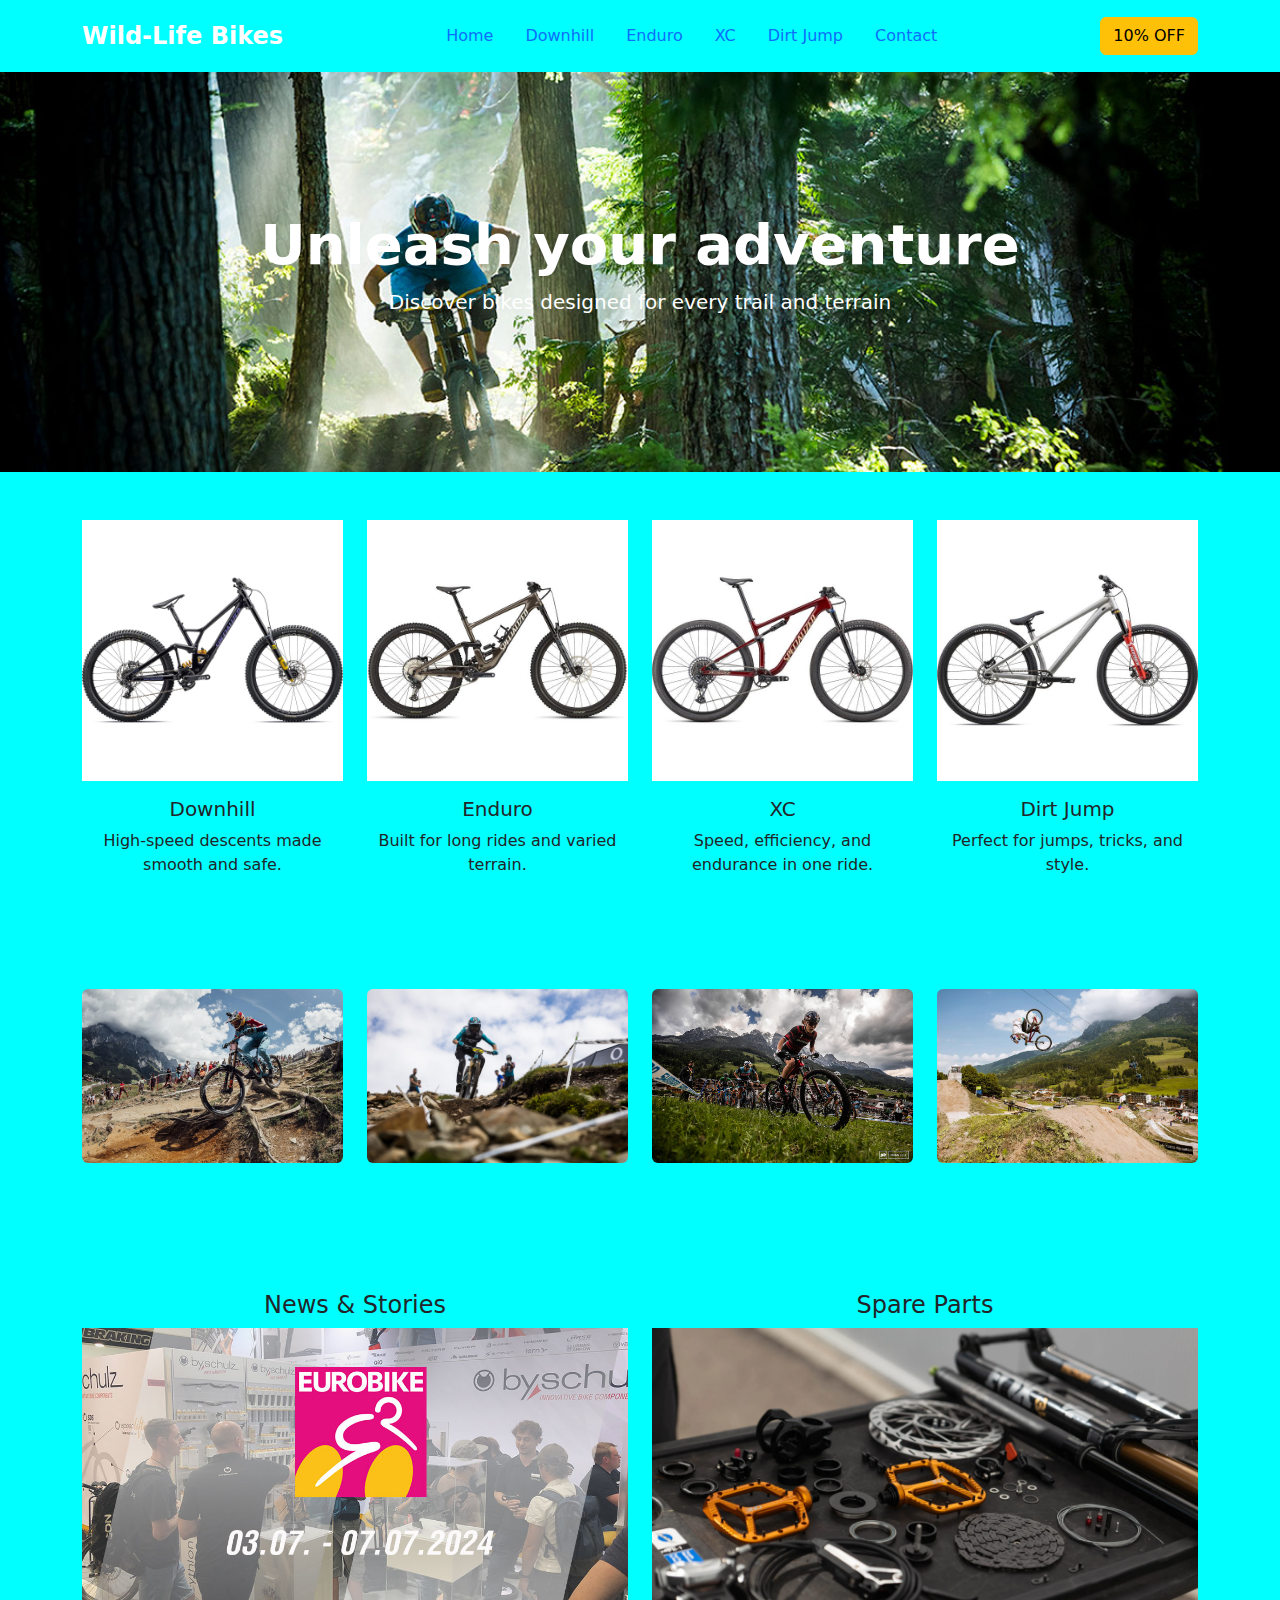
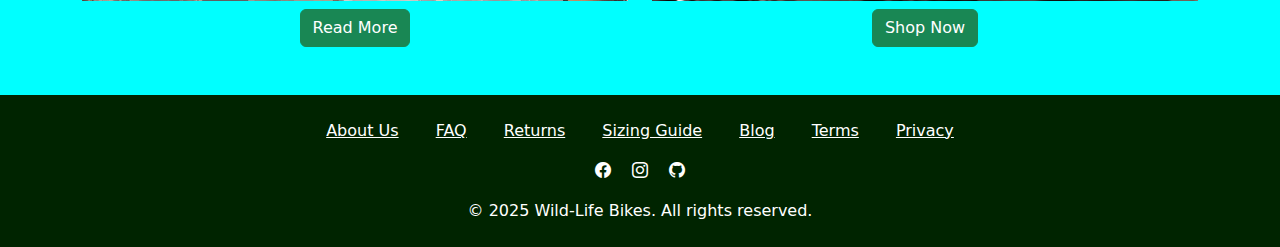
<file: index.html>
<!DOCTYPE html>
<html lang="en">
<head>
    <meta charset="UTF-8">
    <meta name="viewport" content="width=device-width, initial-scale=1.0">
    <link rel="stylesheet" href="https://cdn.jsdelivr.net/npm/bootstrap@5.3.5/dist/css/bootstrap.min.css">
    <link rel="stylesheet" href="https://cdn.jsdelivr.net/npm/bootstrap-icons@1.11.3/font/bootstrap-icons.css">
    <link rel="stylesheet" href="./css/styles.css">
    <title>Bit-1</title>
</head>
<body>
    <header class="custom-header text-white py-3">
  <div class="container d-flex justify-content-between align-items-center">
    <div class="logo fw-bold fs-4">Wild-Life Bikes</div>
    <nav>
        <ul class="nav">
        <li class="nav-item"><a class="nav-link custom-link" href="index.html">Home</a></li>
        <li class="nav-item"><a class="nav-link custom-link" href="downhill.html">Downhill</a></li>
        <li class="nav-item"><a class="nav-link custom-link" href="enduro.html">Enduro</a></li>
        <li class="nav-item"><a class="nav-link custom-link" href="xc.html">XC</a></li>
        <li class="nav-item"><a class="nav-link custom-link" href="dirtjump.html">Dirt Jump</a></li>
        <li class="nav-item"><a class="nav-link custom-link" href="contact.html">Contact</a></li>
        </ul>
      </nav>
      <button class="btn btn-warning" data-bs-toggle="modal" data-bs-target="#discountModal">10% OFF</button>
  </div>
</header>

<section class="hero text-white text-center d-flex align-items-center" style="background-image: url('./assets/hero.jpg'); height: 400px; background-size: cover; background-position: center;">
  <div class="container">
    <h1 class="display-4 fw-bold">Unleash your adventure</h1>
    <p class="lead">Discover bikes designed for every trail and terrain</p>
  </div>
</section>

<section class="container py-5">
  <div class="row text-center">
    <div class="col-md-3">
      <img src="./assets/bike1.png" class="img-fluid mb-3" alt="Downhill Bike">
      <h5>Downhill</h5>
      <p>High-speed descents made smooth and safe.</p>
    </div>
    <div class="col-md-3">
      <img src="./assets/bike2.png" class="img-fluid mb-3" alt="Enduro Bike">
      <h5>Enduro</h5>
      <p>Built for long rides and varied terrain.</p>
    </div>
    <div class="col-md-3">
      <img src="./assets/bike3.png" class="img-fluid mb-3" alt="XC Bike">
      <h5>XC</h5>
      <p>Speed, efficiency, and endurance in one ride.</p>
    </div>
    <div class="col-md-3">
      <img src="./assets/bike4.png" class="img-fluid mb-3" alt="Dirt Jump Bike">
      <h5>Dirt Jump</h5>
      <p>Perfect for jumps, tricks, and style.</p>
    </div>
  </div>
</section>

<section class="container my-5">
    <div class="row text-center">
      <div class="col-md-3 col-sm-6 mb-4">
        <img src="./assets/downhill-feature.png" alt="Downhill" class="img-fluid rounded mb-2">
        
      </div>
      <div class="col-md-3 col-sm-6 mb-4">
        <img src="./assets/enduro-feature.png" alt="Enduro" class="img-fluid rounded mb-2">
        
      </div>
      <div class="col-md-3 col-sm-6 mb-4">
        <img src="./assets/xc-feature.png" alt="XC" class="img-fluid rounded mb-2">
        
      </div>
      <div class="col-md-3 col-sm-6 mb-4">
        <img src="./assets/dirtjump-feature.png" alt="Dirt Jump" class="img-fluid rounded mb-2">
        
      </div>
    </div>
  </section>

<section class="container py-5">
  <div class="row text-center">
    <div class="col-md-6">
      <h4>News & Stories</h4>
      <img src="./assets/news.jpg" class="img-fluid mb-2" alt="News">
      <button class="btn btn-success">Read More</button>
    </div>
    <div class="col-md-6">
      <h4>Spare Parts</h4>
      <img src="./assets/parts.jpg" class="img-fluid mb-2" alt="Parts">
      <button class="btn btn-success">Shop Now</button>
    </div>
  </div>
</section>

<footer class="custom-footer text-white text-center py-4" style="background-color: #002400;">
    <div class="container">
      <!-- Navigation Links -->
      <div class="mb-3">
        <a href="about.html" class="text-white mx-3">About Us</a>
        <a href="faq.html" class="text-white mx-3">FAQ</a>
        <a href="returns.html" class="text-white mx-3">Returns</a>
        <a href="sizing.html" class="text-white mx-3">Sizing Guide</a>
        <a href="blog.html" class="text-white mx-3">Blog</a>
        <a href="terms.html" class="text-white mx-3">Terms</a>
        <a href="privacy.html" class="text-white mx-3">Privacy</a>
      </div>
  
      <!-- Social Icons -->
      <div class="mb-3">
        <a href="https://www.facebook.com/nicholas.wells.90" class="text-white mx-2" target="_blank"><i class="bi bi-facebook"></i></a>
        <a href="https://www.instagram.com/wellsrpo/" class="text-white mx-2" target="_blank"><i class="bi bi-instagram"></i></a>
        <a href="https://github.com/NickWellsR" class="text-white mx-2" target="_blank"><i class="bi bi-github"></i></a>
      </div>
  
      <!-- Copyright -->
      <p class="mb-0">&copy; 2025 Wild-Life Bikes. All rights reserved.</p>
    </div>
  </footer>

<div class="modal fade" id="discountModal" tabindex="-1" aria-labelledby="discountModalLabel" aria-hidden="true">
    <div class="modal-dialog">
      <div class="modal-content">
        <form id="discountForm">
          <div class="modal-header">
            <h5 class="modal-title" id="discountModalLabel">Get 10% OFF</h5>
            <button type="button" class="btn-close" data-bs-dismiss="modal" aria-label="Close"></button>
          </div>
          <div class="modal-body">
            <p>Enter your name and email to receive your discount code:</p>
            <div class="mb-3">
              <label for="discountName" class="form-label">Name</label>
              <input type="text" class="form-control" id="discountName" required>
            </div>
            <div class="mb-3">
              <label for="discountEmail" class="form-label">Email</label>
              <input type="email" class="form-control" id="discountEmail" required>
            </div>
          </div>
          <div class="modal-footer">
            <button type="submit" class="btn btn-success">Claim Discount</button>
          </div>
        </form>
      </div>
    </div>
  </div>
  
    <script src="https://cdn.jsdelivr.net/npm/bootstrap@5.3.5/dist/js/bootstrap.bundle.min.js"></script>
    <script src="./js/script.js"></script>
</body>
</html>
</file>
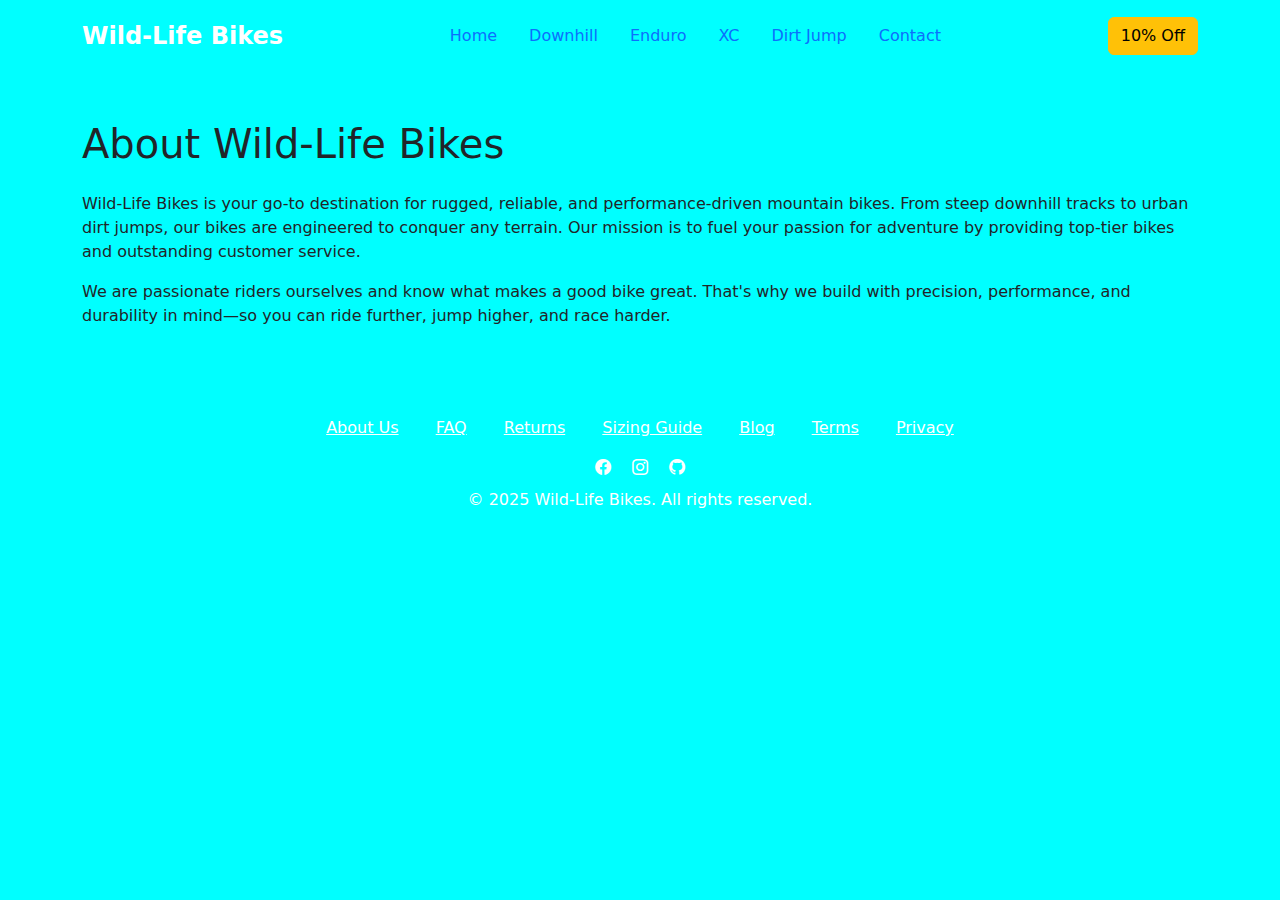
<file: about.html>
<!DOCTYPE html>
<html lang="en">
<head>
  <meta charset="UTF-8" />
  <meta name="viewport" content="width=device-width, initial-scale=1.0" />
  <link rel="stylesheet" href="https://cdn.jsdelivr.net/npm/bootstrap@5.3.5/dist/css/bootstrap.min.css" />
  <link rel="stylesheet" href="https://cdn.jsdelivr.net/npm/bootstrap-icons@1.11.3/font/bootstrap-icons.css" />
  <link rel="stylesheet" href="./css/styles.css" />
  <title>About Us - Wild-Life Bikes</title>
</head>
<body>
  <header class="custom-header text-white py-3">
    <div class="container d-flex justify-content-between align-items-center">
      <div class="logo fw-bold fs-4">Wild-Life Bikes</div>
      <nav>
        <ul class="nav">
          <li class="nav-item"><a class="nav-link custom-link" href="index.html">Home</a></li>
          <li class="nav-item"><a class="nav-link custom-link" href="downhill.html">Downhill</a></li>
          <li class="nav-item"><a class="nav-link custom-link" href="enduro.html">Enduro</a></li>
          <li class="nav-item"><a class="nav-link custom-link" href="xc.html">XC</a></li>
          <li class="nav-item"><a class="nav-link custom-link" href="dirtjump.html">Dirt Jump</a></li>
          <li class="nav-item"><a class="nav-link custom-link" href="contact.html">Contact</a></li>
        </ul>
      </nav>
      <button class="btn btn-warning" data-bs-toggle="modal" data-bs-target="#discountModal">10% Off</button>
    </div>
  </header>

  <main class="container py-5">
    <h1 class="mb-4">About Wild-Life Bikes</h1>
    <p>Wild-Life Bikes is your go-to destination for rugged, reliable, and performance-driven mountain bikes. From steep downhill tracks to urban dirt jumps, our bikes are engineered to conquer any terrain. Our mission is to fuel your passion for adventure by providing top-tier bikes and outstanding customer service.</p>
    <p>We are passionate riders ourselves and know what makes a good bike great. That's why we build with precision, performance, and durability in mind—so you can ride further, jump higher, and race harder.</p>
  </main>

  <footer class="custom-footer text-white text-center py-4">
    <div class="container">
      <div class="mb-3">
        <a href="about.html" class="text-white mx-3">About Us</a>
        <a href="faq.html" class="text-white mx-3">FAQ</a>
        <a href="returns.html" class="text-white mx-3">Returns</a>
        <a href="sizing.html" class="text-white mx-3">Sizing Guide</a>
        <a href="blog.html" class="text-white mx-3">Blog</a>
        <a href="terms.html" class="text-white mx-3">Terms</a>
        <a href="privacy.html" class="text-white mx-3">Privacy</a>
      </div>
      <div class="mb-2">
        <a href="https://www.facebook.com/nicholas.wells.90" class="text-white mx-2" target="_blank"><i class="bi bi-facebook"></i></a>
        <a href="https://www.instagram.com/wellsrpo/" class="text-white mx-2" target="_blank"><i class="bi bi-instagram"></i></a>
        <a href="https://github.com/NickWellsR" class="text-white mx-2" target="_blank"><i class="bi bi-github"></i></a>
      </div>
      <p class="mb-0">&copy; 2025 Wild-Life Bikes. All rights reserved.</p>
    </div>
  </footer>

  <!-- Discount Modal -->
  <div class="modal fade" id="discountModal" tabindex="-1" aria-labelledby="discountModalLabel" aria-hidden="true">
    <div class="modal-dialog">
      <div class="modal-content">
        <form id="discountForm">
          <div class="modal-header">
            <h5 class="modal-title" id="discountModalLabel">Get 10% Off</h5>
            <button type="button" class="btn-close" data-bs-dismiss="modal" aria-label="Close"></button>
          </div>
          <div class="modal-body">
            <div class="mb-3">
              <label for="discountName" class="form-label">Name</label>
              <input type="text" class="form-control" id="discountName" required />
            </div>
            <div class="mb-3">
              <label for="discountEmail" class="form-label">Email</label>
              <input type="email" class="form-control" id="discountEmail" required />
            </div>
          </div>
          <div class="modal-footer">
            <button type="submit" class="btn btn-primary">Submit</button>
          </div>
        </form>
      </div>
    </div>
  </div>

  <script src="https://cdn.jsdelivr.net/npm/bootstrap@5.3.5/dist/js/bootstrap.bundle.min.js"></script>
  <script src="./js/script.js"></script>
</body>
</html>
</file>
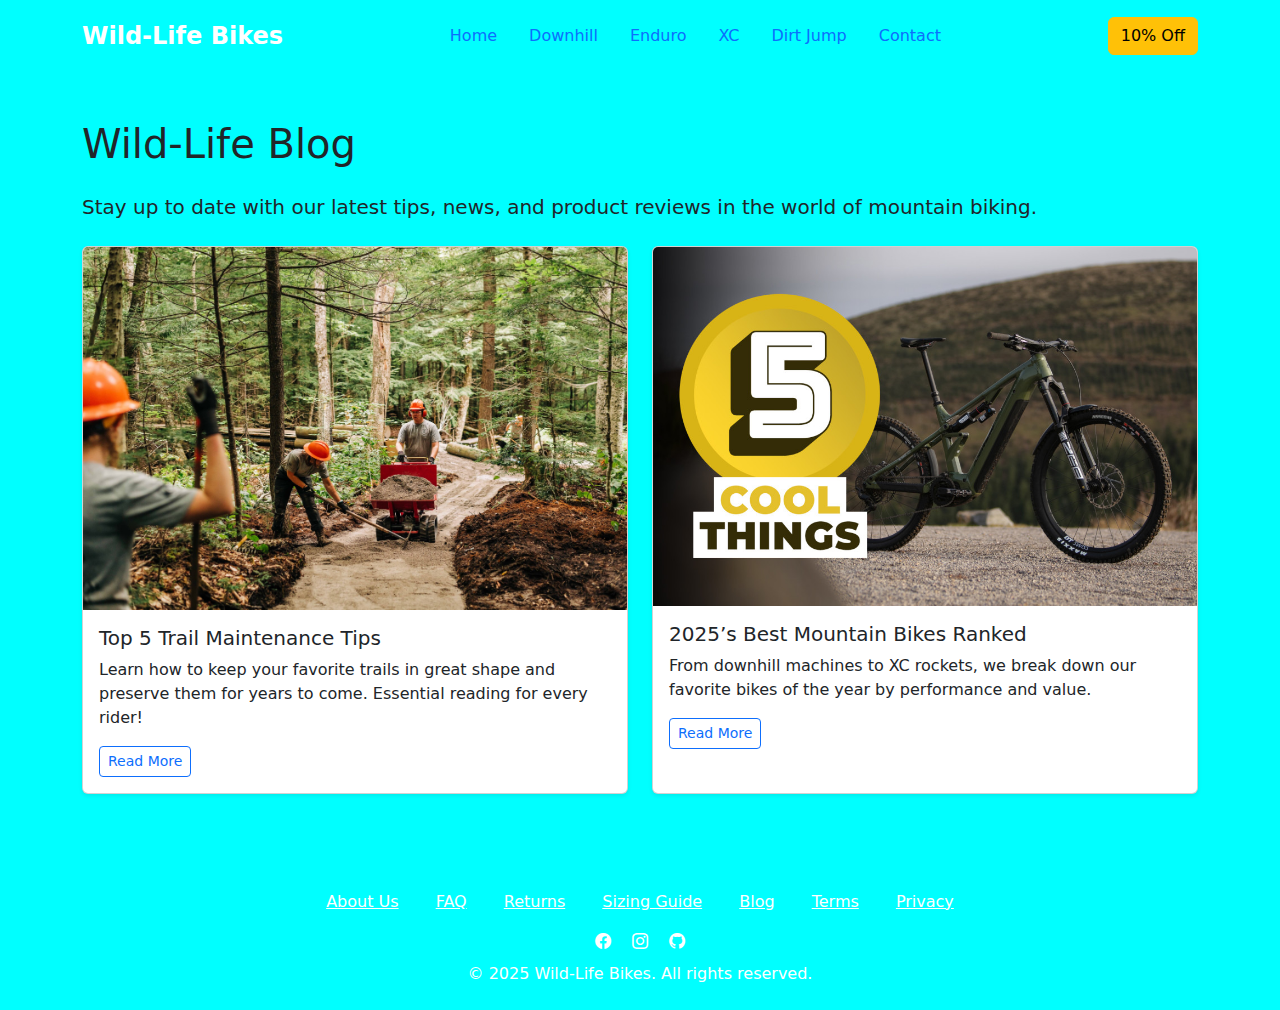
<file: blog.html>
<!DOCTYPE html>
<html lang="en">
<head>
  <meta charset="UTF-8" />
  <meta name="viewport" content="width=device-width, initial-scale=1.0" />
  <link rel="icon" type="image/x-icon" href="./assets/favicon.ico" />
  <link rel="stylesheet" href="https://cdn.jsdelivr.net/npm/bootstrap@5.3.5/dist/css/bootstrap.min.css" />
  <link rel="stylesheet" href="https://cdn.jsdelivr.net/npm/bootstrap-icons@1.11.3/font/bootstrap-icons.css" />
  <link rel="stylesheet" href="./css/styles.css" />
  <title>Blog - Wild-Life Bikes</title>
</head>
<body>
  <header class="custom-header text-white py-3">
    <div class="container d-flex justify-content-between align-items-center">
      <div class="logo fw-bold fs-4">Wild-Life Bikes</div>
      <nav>
        <ul class="nav">
          <li class="nav-item"><a class="nav-link custom-link" href="index.html">Home</a></li>
          <li class="nav-item"><a class="nav-link custom-link" href="downhill.html">Downhill</a></li>
          <li class="nav-item"><a class="nav-link custom-link" href="enduro.html">Enduro</a></li>
          <li class="nav-item"><a class="nav-link custom-link" href="xc.html">XC</a></li>
          <li class="nav-item"><a class="nav-link custom-link" href="dirtjump.html">Dirt Jump</a></li>
          <li class="nav-item"><a class="nav-link custom-link" href="contact.html">Contact</a></li>
        </ul>
      </nav>
      <button class="btn btn-warning" data-bs-toggle="modal" data-bs-target="#discountModal">10% Off</button>
    </div>
  </header>

  <main class="container py-5">
    <h1 class="mb-4">Wild-Life Blog</h1>
    <p class="lead">Stay up to date with our latest tips, news, and product reviews in the world of mountain biking.</p>

    <div class="row mt-4">
      <!-- Blog Post 1 -->
      <div class="col-md-6 mb-4">
        <div class="card h-100 shadow-sm">
          <img src="./assets/blog1.jpg" class="card-img-top" alt="Trail Maintenance Tips">
          <div class="card-body">
            <h5 class="card-title">Top 5 Trail Maintenance Tips</h5>
            <p class="card-text">Learn how to keep your favorite trails in great shape and preserve them for years to come. Essential reading for every rider!</p>
            <a href="#" class="btn btn-outline-primary btn-sm">Read More</a>
          </div>
        </div>
      </div>

      <!-- Blog Post 2 -->
      <div class="col-md-6 mb-4">
        <div class="card h-100 shadow-sm">
          <img src="./assets/blog2.jpg" class="card-img-top" alt="Best Bikes of the Year">
          <div class="card-body">
            <h5 class="card-title">2025’s Best Mountain Bikes Ranked</h5>
            <p class="card-text">From downhill machines to XC rockets, we break down our favorite bikes of the year by performance and value.</p>
            <a href="#" class="btn btn-outline-primary btn-sm">Read More</a>
          </div>
        </div>
      </div>
    </div>
  </main>

  <footer class="custom-footer text-white text-center py-4">
    <div class="container">
      <div class="mb-3">
        <a href="about.html" class="text-white mx-3">About Us</a>
        <a href="faq.html" class="text-white mx-3">FAQ</a>
        <a href="returns.html" class="text-white mx-3">Returns</a>
        <a href="sizing.html" class="text-white mx-3">Sizing Guide</a>
        <a href="blog.html" class="text-white mx-3">Blog</a>
        <a href="terms.html" class="text-white mx-3">Terms</a>
        <a href="privacy.html" class="text-white mx-3">Privacy</a>
      </div>
      <div class="mb-2">
        <a href="https://www.facebook.com/nicholas.wells.90" class="text-white mx-2" target="_blank"><i class="bi bi-facebook"></i></a>
        <a href="https://www.instagram.com/wellsrpo/" class="text-white mx-2" target="_blank"><i class="bi bi-instagram"></i></a>
        <a href="https://github.com/NickWellsR" class="text-white mx-2" target="_blank"><i class="bi bi-github"></i></a>
      </div>
      <p class="mb-0">&copy; 2025 Wild-Life Bikes. All rights reserved.</p>
    </div>
  </footer>

  <!-- Discount Modal -->
  <div class="modal fade" id="discountModal" tabindex="-1" aria-labelledby="discountModalLabel" aria-hidden="true">
    <div class="modal-dialog">
      <div class="modal-content">
        <form id="discountForm">
          <div class="modal-header">
            <h5 class="modal-title" id="discountModalLabel">Get 10% Off</h5>
            <button type="button" class="btn-close" data-bs-dismiss="modal" aria-label="Close"></button>
          </div>
          <div class="modal-body">
            <div class="mb-3">
              <label for="discountName" class="form-label">Name</label>
              <input type="text" class="form-control" id="discountName" required />
            </div>
            <div class="mb-3">
              <label for="discountEmail" class="form-label">Email</label>
              <input type="email" class="form-control" id="discountEmail" required />
            </div>
          </div>
          <div class="modal-footer">
            <button type="submit" class="btn btn-primary">Submit</button>
          </div>
        </form>
      </div>
    </div>
  </div>

  <script src="https://cdn.jsdelivr.net/npm/bootstrap@5.3.5/dist/js/bootstrap.bundle.min.js"></script>
  <script src="./js/script.js"></script>
</body>
</html>
</file>
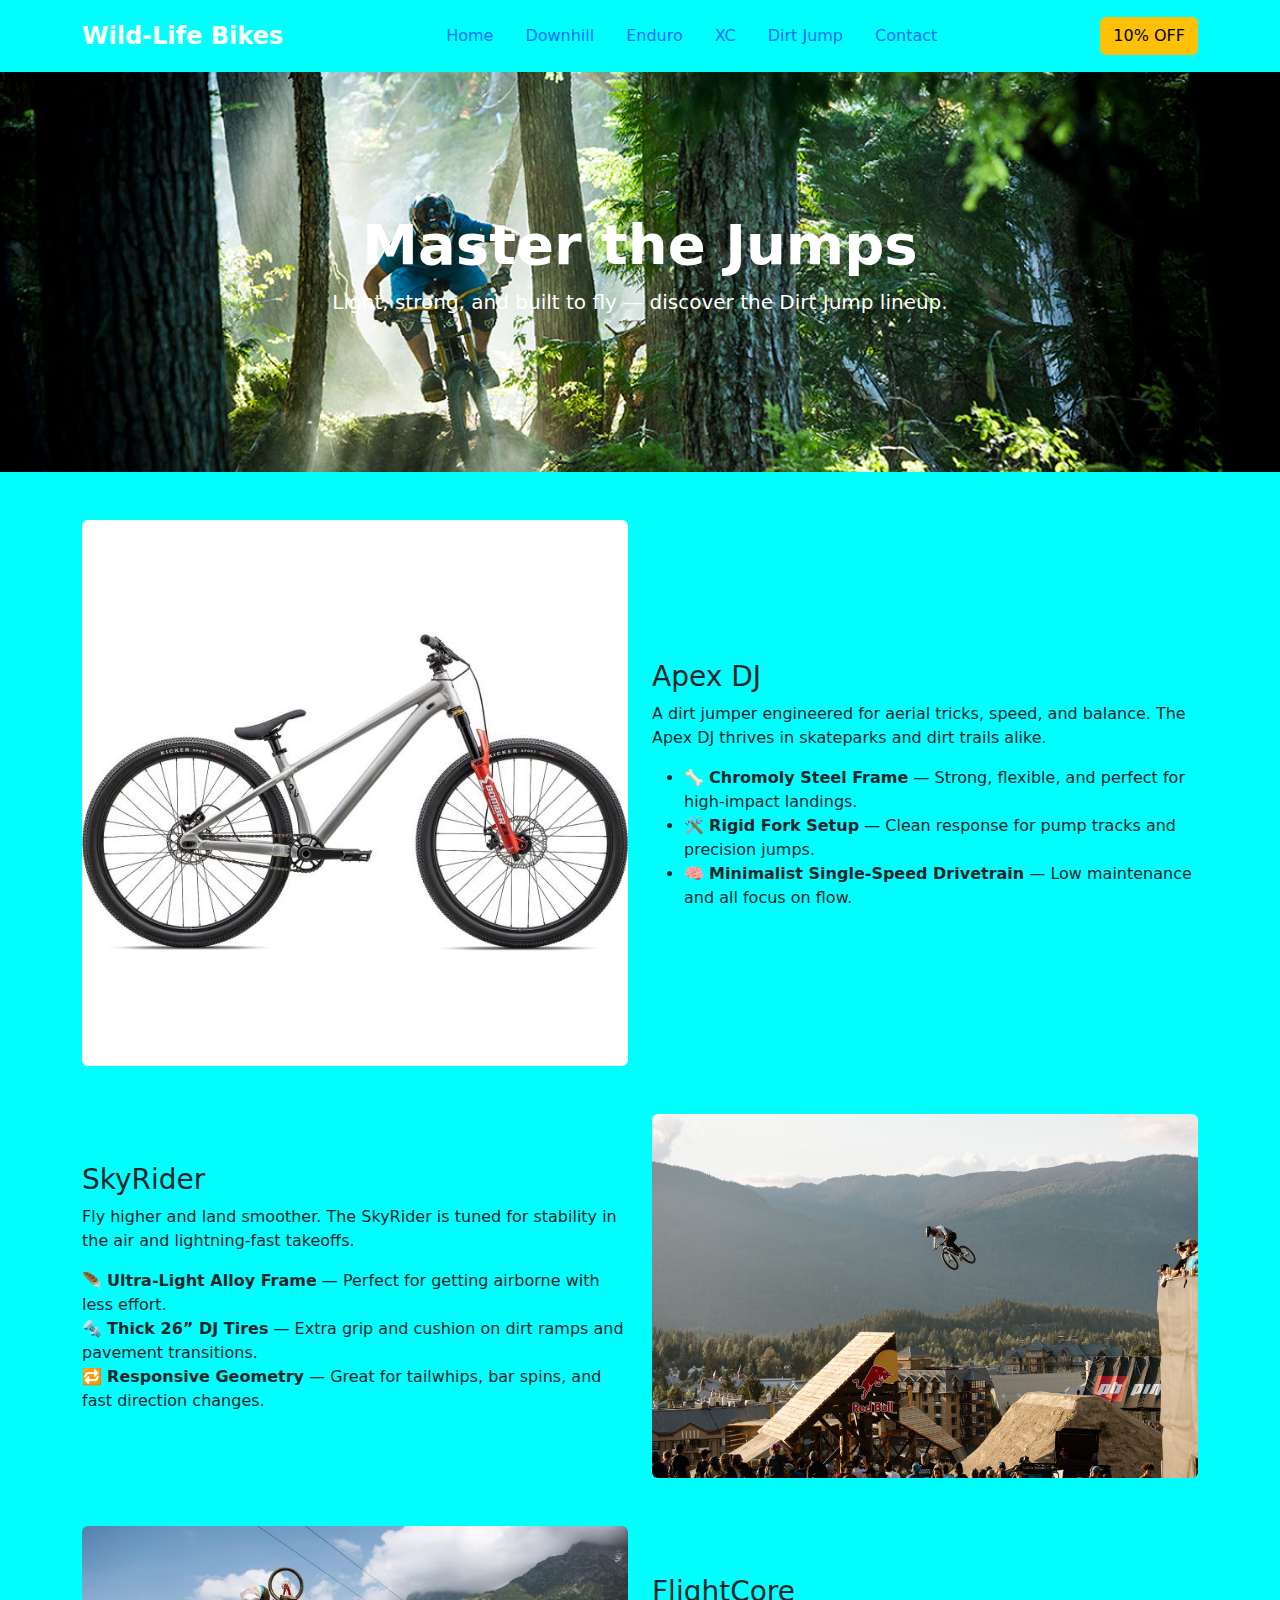
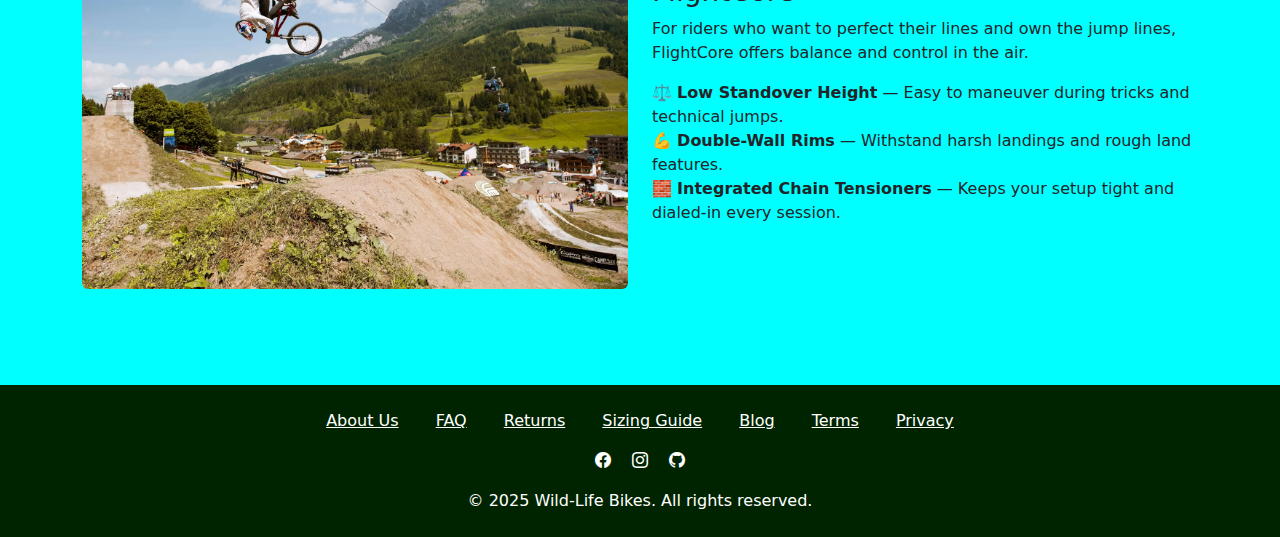
<file: dirtjump.html>
<!DOCTYPE html>
<html lang="en">
<head>
  <meta charset="UTF-8" />
  <meta name="viewport" content="width=device-width, initial-scale=1.0" />
  <link rel="stylesheet" href="https://cdn.jsdelivr.net/npm/bootstrap@5.3.5/dist/css/bootstrap.min.css" />
  <link rel="stylesheet" href="https://cdn.jsdelivr.net/npm/bootstrap-icons@1.11.3/font/bootstrap-icons.css" />
  <link rel="stylesheet" href="./css/styles.css" />
  <title>Wild-Life Bikes - Dirt Jump</title>
</head>
<body>
  <header class="custom-header text-white py-3">
    <div class="container d-flex justify-content-between align-items-center">
      <div class="logo fw-bold fs-4">Wild-Life Bikes</div>
      <nav>
        <ul class="nav">
          <li class="nav-item"><a class="nav-link custom-link" href="index.html">Home</a></li>
          <li class="nav-item"><a class="nav-link custom-link" href="downhill.html">Downhill</a></li>
          <li class="nav-item"><a class="nav-link custom-link" href="enduro.html">Enduro</a></li>
          <li class="nav-item"><a class="nav-link custom-link" href="xc.html">XC</a></li>
          <li class="nav-item"><a class="nav-link custom-link" href="dirtjump.html">Dirt Jump</a></li>
          <li class="nav-item"><a class="nav-link custom-link" href="contact.html">Contact</a></li>
        </ul>
      </nav>
      <button class="btn btn-warning" data-bs-toggle="modal" data-bs-target="#discountModal">10% OFF</button>
    </div>
  </header>

  <section class="hero text-white text-center d-flex align-items-center" style="background-image: url('./assets/hero.jpg'); height: 400px; background-size: cover; background-position: center;">
    <div class="container">
      <h1 class="display-4 fw-bold">Master the Jumps</h1>
      <p class="lead">Light, strong, and built to fly — discover the Dirt Jump lineup.</p>
    </div>
  </section>

  <section class="container py-5">
    <!-- First row: Image left, text right -->
    <div class="row align-items-center mb-5">
      <div class="col-md-6">
        <img src="./assets/bike4.png" class="img-fluid rounded" alt="Apex DJ">
      </div>
      <div class="col-md-6">
        <h3>Apex DJ</h3>
        <p>A dirt jumper engineered for aerial tricks, speed, and balance. The Apex DJ thrives in skateparks and dirt trails alike.</p>
        <ul>
          <li>🦴 <strong>Chromoly Steel Frame</strong> — Strong, flexible, and perfect for high-impact landings.</li>
          <li>🛠️ <strong>Rigid Fork Setup</strong> — Clean response for pump tracks and precision jumps.</li>
          <li>🧠 <strong>Minimalist Single-Speed Drivetrain</strong> — Low maintenance and all focus on flow.</li>
        </ul>
      </div>
    </div>

    <!-- Second row: Image right, text left -->
    <div class="row align-items-center mb-5 flex-md-row-reverse">
      <div class="col-md-6">
        <img src="./assets/dirtjump2.png" class="img-fluid rounded" alt="SkyRider">
      </div>
      <div class="col-md-6">
        <h3>SkyRider</h3>
        <p>Fly higher and land smoother. The SkyRider is tuned for stability in the air and lightning-fast takeoffs.</p>
        <ul class="list-unstyled">
          <li>🪶 <strong>Ultra-Light Alloy Frame</strong> — Perfect for getting airborne with less effort.</li>
          <li>🔩 <strong>Thick 26” DJ Tires</strong> — Extra grip and cushion on dirt ramps and pavement transitions.</li>
          <li>🔁 <strong>Responsive Geometry</strong> — Great for tailwhips, bar spins, and fast direction changes.</li>
        </ul>
      </div>
    </div>

    <!-- Third row: Image left, text right -->
    <div class="row align-items-center mb-5">
      <div class="col-md-6">
        <img src="./assets/dirtjump-feature.png" class="img-fluid rounded" alt="FlightCore">
      </div>
      <div class="col-md-6">
        <h3>FlightCore</h3>
        <p>For riders who want to perfect their lines and own the jump lines, FlightCore offers balance and control in the air.</p>
        <ul class="list-unstyled">
          <li>⚖️ <strong>Low Standover Height</strong> — Easy to maneuver during tricks and technical jumps.</li>
          <li>💪 <strong>Double-Wall Rims</strong> — Withstand harsh landings and rough land features.</li>
          <li>🧱 <strong>Integrated Chain Tensioners</strong> — Keeps your setup tight and dialed-in every session.</li>
        </ul>
      </div>
    </div>
  </section>

  <footer class="custom-footer text-white text-center py-4" style="background-color: #002400;">
    <div class="container">
      <!-- Navigation Links -->
      <div class="mb-3">
        <a href="about.html" class="text-white mx-3">About Us</a>
        <a href="faq.html" class="text-white mx-3">FAQ</a>
        <a href="returns.html" class="text-white mx-3">Returns</a>
        <a href="sizing.html" class="text-white mx-3">Sizing Guide</a>
        <a href="blog.html" class="text-white mx-3">Blog</a>
        <a href="terms.html" class="text-white mx-3">Terms</a>
        <a href="privacy.html" class="text-white mx-3">Privacy</a>
      </div>
  
      <!-- Social Icons -->
      <div class="mb-3">
        <a href="https://www.facebook.com/nicholas.wells.90" class="text-white mx-2" target="_blank"><i class="bi bi-facebook"></i></a>
        <a href="https://www.instagram.com/wellsrpo/" class="text-white mx-2" target="_blank"><i class="bi bi-instagram"></i></a>
        <a href="https://github.com/NickWellsR" class="text-white mx-2" target="_blank"><i class="bi bi-github"></i></a>
      </div>
  
      <!-- Copyright -->
      <p class="mb-0">&copy; 2025 Wild-Life Bikes. All rights reserved.</p>
    </div>
  </footer>

  <div class="modal fade" id="discountModal" tabindex="-1" aria-labelledby="discountModalLabel" aria-hidden="true">
    <div class="modal-dialog">
      <div class="modal-content">
        <form id="discountForm">
          <div class="modal-header">
            <h5 class="modal-title" id="discountModalLabel">Get 10% OFF</h5>
            <button type="button" class="btn-close" data-bs-dismiss="modal" aria-label="Close"></button>
          </div>
          <div class="modal-body">
            <p>Enter your name and email to receive your discount code:</p>
            <div class="mb-3">
              <label for="discountName" class="form-label">Name</label>
              <input type="text" class="form-control" id="discountName" required>
            </div>
            <div class="mb-3">
              <label for="discountEmail" class="form-label">Email</label>
              <input type="email" class="form-control" id="discountEmail" required>
            </div>
          </div>
          <div class="modal-footer">
            <button type="submit" class="btn btn-success">Claim Discount</button>
          </div>
        </form>
      </div>
    </div>
  </div>
  

  <script src="https://cdn.jsdelivr.net/npm/bootstrap@5.3.5/dist/js/bootstrap.bundle.min.js"></script>
  <script src="./js/script.js"></script>
</body>
</html>
</file>
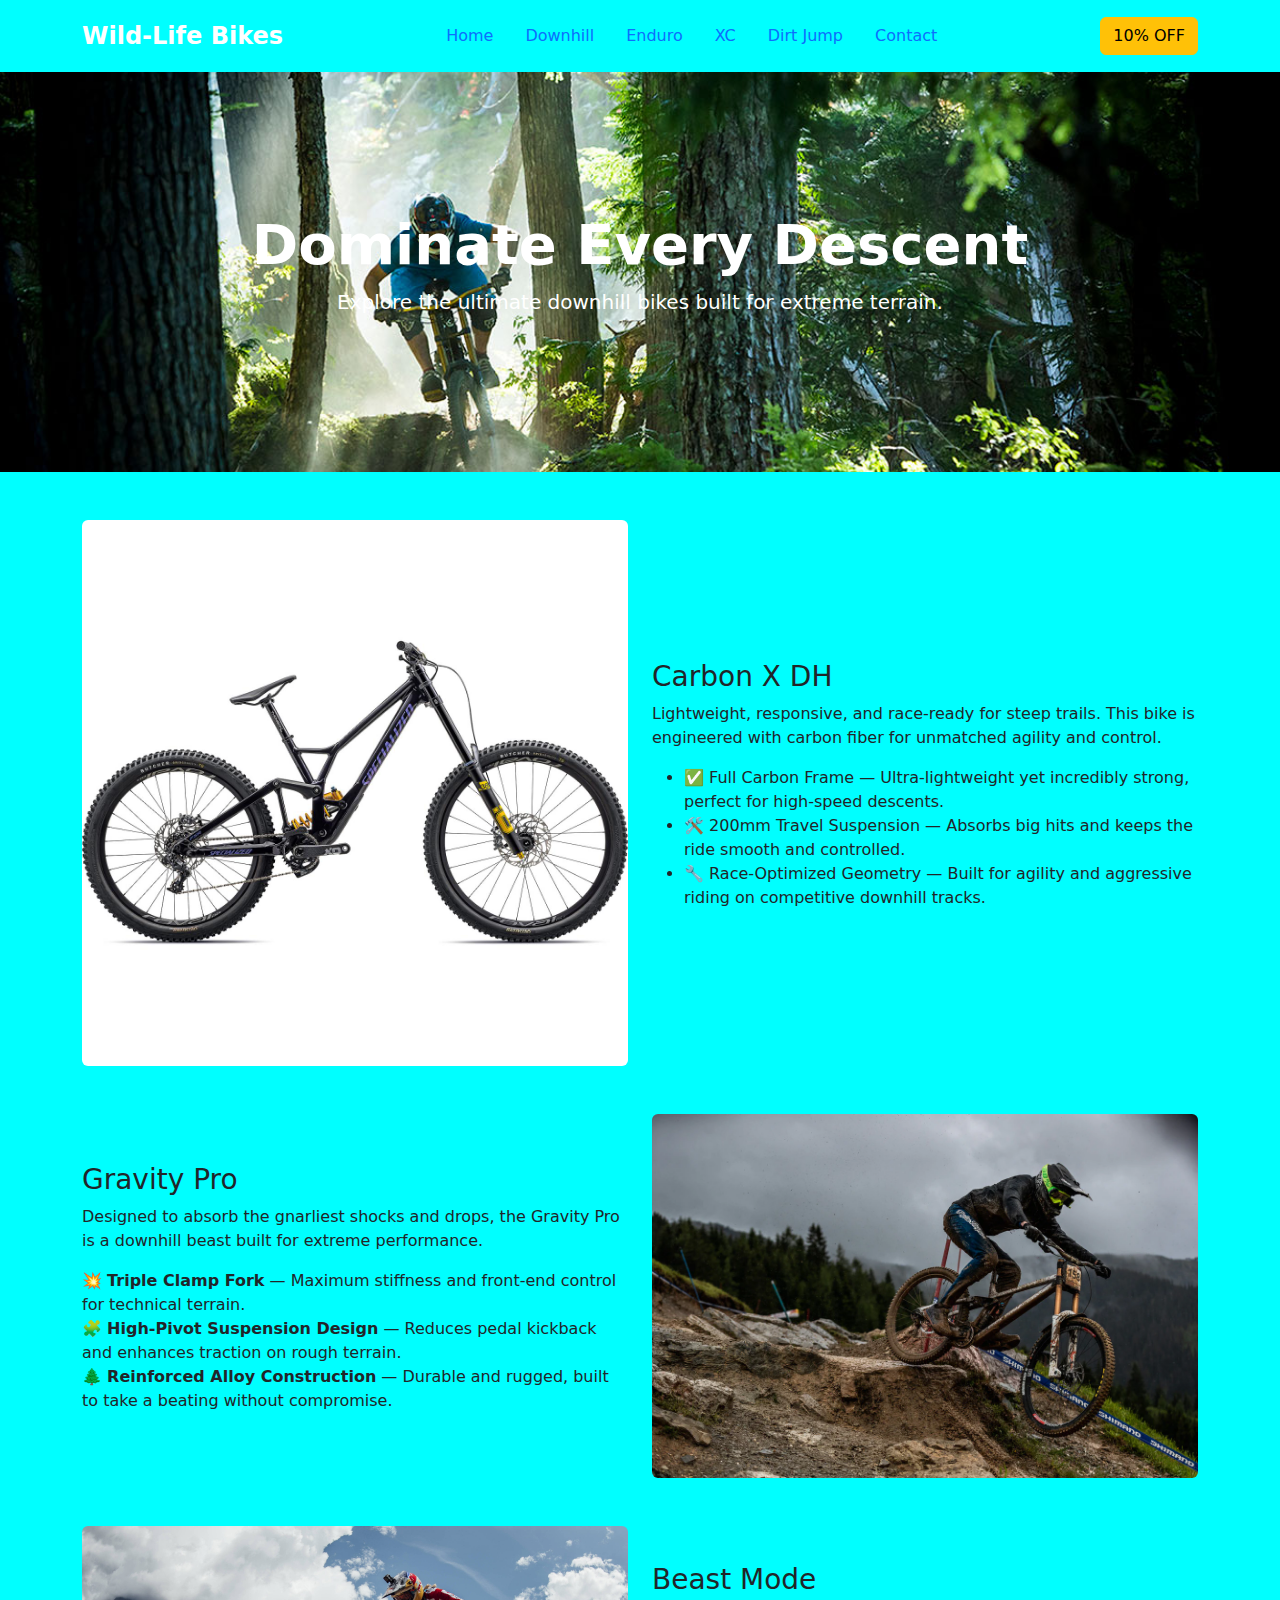
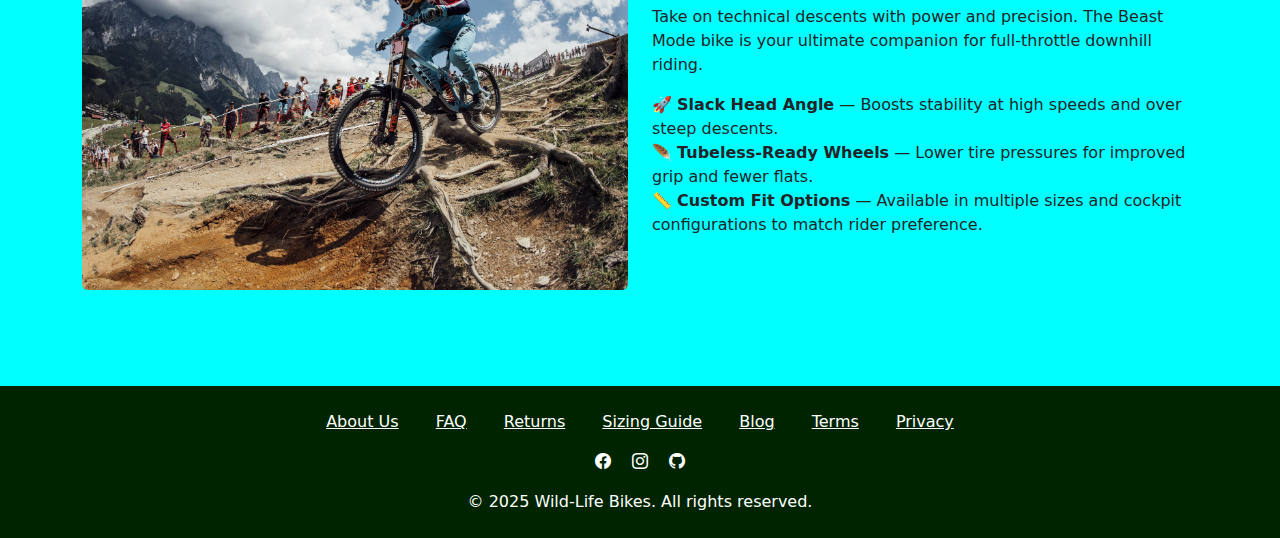
<file: downhill.html>
<!DOCTYPE html>
<html lang="en">
<head>
  <meta charset="UTF-8" />
  <meta name="viewport" content="width=device-width, initial-scale=1.0" />
  <link rel="icon" type="image/x-icon" href="./assets/favicon.ico" />
  <link rel="stylesheet" href="https://cdn.jsdelivr.net/npm/bootstrap@5.3.5/dist/css/bootstrap.min.css" />
  <link rel="stylesheet" href="https://cdn.jsdelivr.net/npm/bootstrap-icons@1.11.3/font/bootstrap-icons.css" />
  <link rel="stylesheet" href="./css/styles.css" />
  <title>Wild-Life Bikes - Downhill</title>
</head>
<body>
  <header class="custom-header text-white py-3">
    <div class="container d-flex justify-content-between align-items-center">
      <div class="logo fw-bold fs-4">Wild-Life Bikes</div>
      <nav>
        <ul class="nav">
          <li class="nav-item"><a class="nav-link custom-link" href="index.html">Home</a></li>
          <li class="nav-item"><a class="nav-link custom-link" href="downhill.html">Downhill</a></li>
          <li class="nav-item"><a class="nav-link custom-link" href="enduro.html">Enduro</a></li>
          <li class="nav-item"><a class="nav-link custom-link" href="xc.html">XC</a></li>
          <li class="nav-item"><a class="nav-link custom-link" href="dirtjump.html">Dirt Jump</a></li>
          <li class="nav-item"><a class="nav-link custom-link" href="contact.html">Contact</a></li>
        </ul>
      </nav>
      <button class="btn btn-warning" data-bs-toggle="modal" data-bs-target="#discountModal">10% OFF</button>
    </div>
  </header>

  <section class="hero text-white text-center d-flex align-items-center" style="background-image: url('./assets/hero.jpg'); height: 400px; background-size: cover; background-position: center;">
    <div class="container">
      <h1 class="display-4 fw-bold">Dominate Every Descent</h1>
      <p class="lead">Explore the ultimate downhill bikes built for extreme terrain.</p>
    </div>
  </section>

  <section class="container py-5">
    <!-- First row: Image left, text right -->
    <div class="row align-items-center mb-5">
      <div class="col-md-6">
        <img src="./assets/bike1.png" class="img-fluid rounded" alt="Carbon X DH">
      </div>
      <div class="col-md-6">
        <h3>Carbon X DH</h3>
        <p>Lightweight, responsive, and race-ready for steep trails. This bike is engineered with carbon fiber for unmatched agility and control.</p>
        <ul>
          <li>✅ Full Carbon Frame — Ultra-lightweight yet incredibly strong, perfect for high-speed descents.</li>
          <li>🛠️ 200mm Travel Suspension — Absorbs big hits and keeps the ride smooth and controlled.</li>
          <li>🔧 Race-Optimized Geometry — Built for agility and aggressive riding on competitive downhill tracks.</li>
        </ul>
      </div>
    </div>
  
    <!-- Second row: Text left, image right -->
    <div class="row align-items-center mb-5 flex-md-row-reverse">
      <div class="col-md-6">
        <img src="./assets/downhill-bike2.png" class="img-fluid rounded" alt="Gravity Pro">
      </div>
      <div class="col-md-6">
        <h3>Gravity Pro</h3>
        <p>Designed to absorb the gnarliest shocks and drops, the Gravity Pro is a downhill beast built for extreme performance.</p>
        <ul class="list-unstyled">
          <li>💥 <strong>Triple Clamp Fork</strong> — Maximum stiffness and front-end control for technical terrain.</li>
          <li>🧩 <strong>High-Pivot Suspension Design</strong> — Reduces pedal kickback and enhances traction on rough terrain.</li>
          <li>🌲 <strong>Reinforced Alloy Construction</strong> — Durable and rugged, built to take a beating without compromise.</li>
        </ul>
      </div>
    </div>
  
    <!-- Third row: Image left, text right -->
    <div class="row align-items-center mb-5">
      <div class="col-md-6">
        <img src="./assets/downhill-feature.png" class="img-fluid rounded" alt="Beast Mode">
      </div>
      <div class="col-md-6">
        <h3>Beast Mode</h3>
        <p>Take on technical descents with power and precision. The Beast Mode bike is your ultimate companion for full-throttle downhill riding.</p>
        <ul class="list-unstyled">
          <li>🚀 <strong>Slack Head Angle</strong> — Boosts stability at high speeds and over steep descents.</li>
          <li>🪶 <strong>Tubeless-Ready Wheels</strong> — Lower tire pressures for improved grip and fewer flats.</li>
          <li>📏 <strong>Custom Fit Options</strong> — Available in multiple sizes and cockpit configurations to match rider preference.</li>
        </ul>
      </div>
    </div>
  </section>

  <footer class="custom-footer text-white text-center py-4" style="background-color: #002400;">
    <div class="container">
      <!-- Navigation Links -->
      <div class="mb-3">
        <a href="about.html" class="text-white mx-3">About Us</a>
        <a href="faq.html" class="text-white mx-3">FAQ</a>
        <a href="returns.html" class="text-white mx-3">Returns</a>
        <a href="sizing.html" class="text-white mx-3">Sizing Guide</a>
        <a href="blog.html" class="text-white mx-3">Blog</a>
        <a href="terms.html" class="text-white mx-3">Terms</a>
        <a href="privacy.html" class="text-white mx-3">Privacy</a>
      </div>
  
      <!-- Social Icons -->
      <div class="mb-3">
        <a href="https://www.facebook.com/nicholas.wells.90" class="text-white mx-2" target="_blank"><i class="bi bi-facebook"></i></a>
        <a href="https://www.instagram.com/wellsrpo/" class="text-white mx-2" target="_blank"><i class="bi bi-instagram"></i></a>
        <a href="https://github.com/NickWellsR" class="text-white mx-2" target="_blank"><i class="bi bi-github"></i></a>
      </div>
  
      <!-- Copyright -->
      <p class="mb-0">&copy; 2025 Wild-Life Bikes. All rights reserved.</p>
    </div>
  </footer>

  <div class="modal fade" id="discountModal" tabindex="-1" aria-labelledby="discountModalLabel" aria-hidden="true">
    <div class="modal-dialog">
      <div class="modal-content">
        <form id="discountForm">
          <div class="modal-header">
            <h5 class="modal-title" id="discountModalLabel">Get 10% OFF</h5>
            <button type="button" class="btn-close" data-bs-dismiss="modal" aria-label="Close"></button>
          </div>
          <div class="modal-body">
            <p>Enter your name and email to receive your discount code:</p>
            <div class="mb-3">
              <label for="discountName" class="form-label">Name</label>
              <input type="text" class="form-control" id="discountName" required>
            </div>
            <div class="mb-3">
              <label for="discountEmail" class="form-label">Email</label>
              <input type="email" class="form-control" id="discountEmail" required>
            </div>
          </div>
          <div class="modal-footer">
            <button type="submit" class="btn btn-success">Claim Discount</button>
          </div>
        </form>
      </div>
    </div>
  </div>
  

  <script src="https://cdn.jsdelivr.net/npm/bootstrap@5.3.5/dist/js/bootstrap.bundle.min.js"></script>
  <script src="./js/script.js"></script>
</body>
</html>
</file>
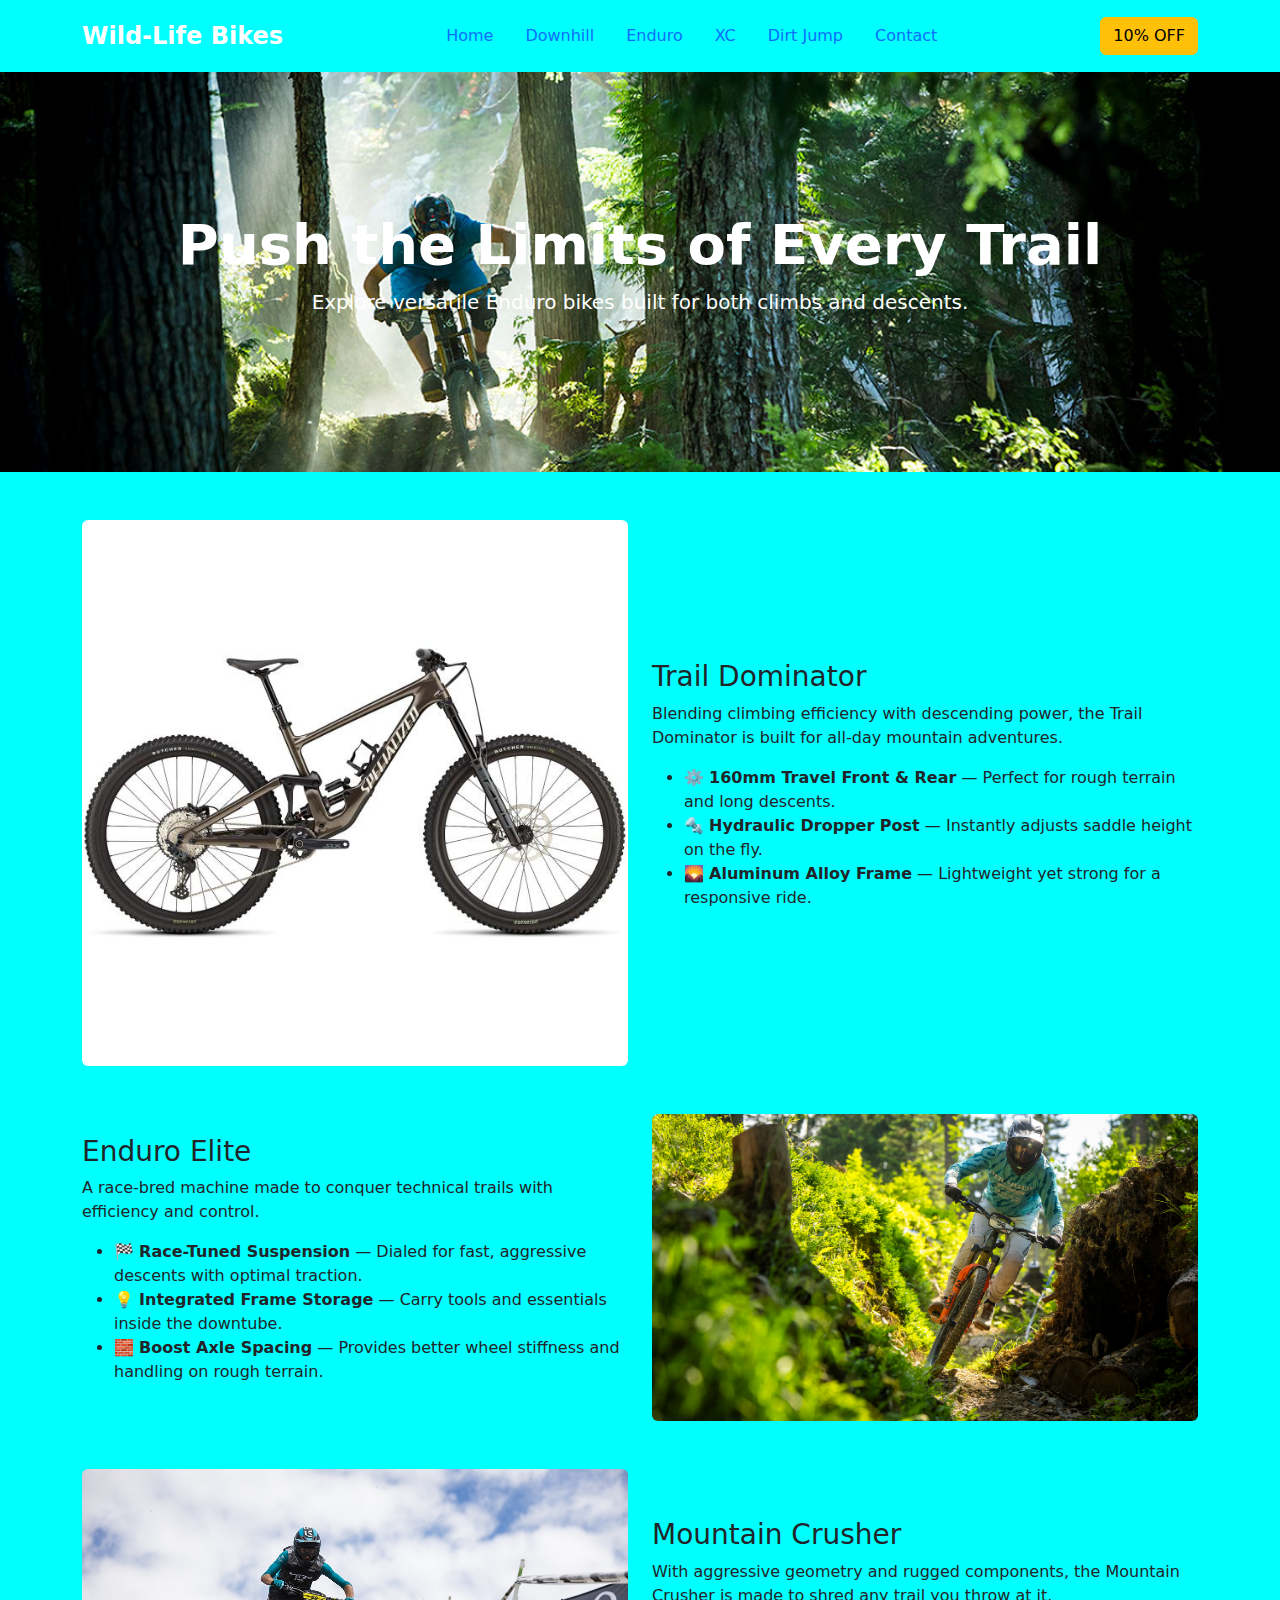
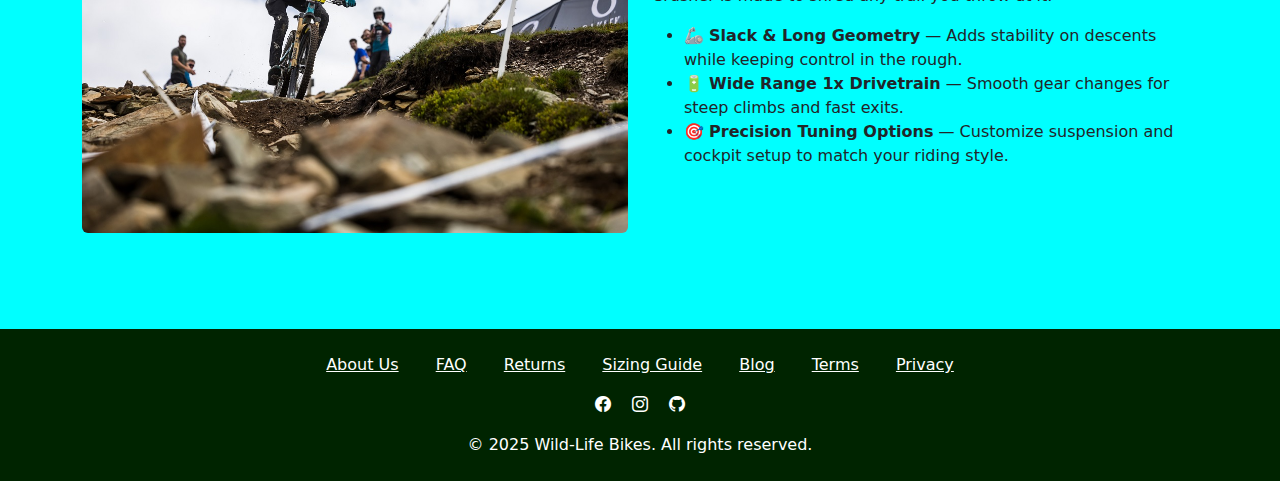
<file: enduro.html>
<!DOCTYPE html>
<html lang="en">
<head>
  <meta charset="UTF-8" />
  <meta name="viewport" content="width=device-width, initial-scale=1.0" />
  <link rel="icon" type="image/x-icon" href="./assets/favicon.ico" />
  <link rel="stylesheet" href="https://cdn.jsdelivr.net/npm/bootstrap@5.3.5/dist/css/bootstrap.min.css" />
  <link rel="stylesheet" href="https://cdn.jsdelivr.net/npm/bootstrap-icons@1.11.3/font/bootstrap-icons.css" />
  <link rel="stylesheet" href="./css/styles.css" />
  <title>Wild-Life Bikes - Enduro</title>
</head>
<body>
  <header class="custom-header text-white py-3">
    <div class="container d-flex justify-content-between align-items-center">
      <div class="logo fw-bold fs-4">Wild-Life Bikes</div>
      <nav>
        <ul class="nav">
          <li class="nav-item"><a class="nav-link custom-link" href="index.html">Home</a></li>
          <li class="nav-item"><a class="nav-link custom-link" href="downhill.html">Downhill</a></li>
          <li class="nav-item"><a class="nav-link custom-link" href="enduro.html">Enduro</a></li>
          <li class="nav-item"><a class="nav-link custom-link" href="xc.html">XC</a></li>
          <li class="nav-item"><a class="nav-link custom-link" href="dirtjump.html">Dirt Jump</a></li>
          <li class="nav-item"><a class="nav-link custom-link" href="contact.html">Contact</a></li>
        </ul>
      </nav>
      <button class="btn btn-warning" data-bs-toggle="modal" data-bs-target="#discountModal">10% OFF</button>
    </div>
  </header>

  <section class="hero text-white text-center d-flex align-items-center" style="background-image: url('./assets/hero.jpg'); height: 400px; background-size: cover; background-position: center;">
    <div class="container">
      <h1 class="display-4 fw-bold">Push the Limits of Every Trail</h1>
      <p class="lead">Explore versatile Enduro bikes built for both climbs and descents.</p>
    </div>
  </section>

  <section class="container py-5">
    <!-- First row: Image left, text right -->
    <div class="row align-items-center mb-5">
      <div class="col-md-6">
        <img src="./assets/bike2.png" class="img-fluid rounded" alt="Trail Dominator">
      </div>
      <div class="col-md-6">
        <h3>Trail Dominator</h3>
        <p>Blending climbing efficiency with descending power, the Trail Dominator is built for all-day mountain adventures.</p>
        <ul>
          <li>⚙️ <strong>160mm Travel Front & Rear</strong> — Perfect for rough terrain and long descents.</li>
          <li>🔩 <strong>Hydraulic Dropper Post</strong> — Instantly adjusts saddle height on the fly.</li>
          <li>🌄 <strong>Aluminum Alloy Frame</strong> — Lightweight yet strong for a responsive ride.</li>
        </ul>
      </div>
    </div>

    <!-- Second row: Text left, image right -->
    <div class="row align-items-center mb-5 flex-md-row-reverse">
      <div class="col-md-6">
        <img src="./assets/enduro-bike2.png" class="img-fluid rounded" alt="Enduro Elite">
      </div>
      <div class="col-md-6">
        <h3>Enduro Elite</h3>
        <p>A race-bred machine made to conquer technical trails with efficiency and control.</p>
        <ul>
          <li>🏁 <strong>Race-Tuned Suspension</strong> — Dialed for fast, aggressive descents with optimal traction.</li>
          <li>💡 <strong>Integrated Frame Storage</strong> — Carry tools and essentials inside the downtube.</li>
          <li>🧱 <strong>Boost Axle Spacing</strong> — Provides better wheel stiffness and handling on rough terrain.</li>
        </ul>
      </div>
    </div>

    <!-- Third row: Image left, text right -->
    <div class="row align-items-center mb-5">
      <div class="col-md-6">
        <img src="./assets/enduro-feature.png" class="img-fluid rounded" alt="Mountain Crusher">
      </div>
      <div class="col-md-6">
        <h3>Mountain Crusher</h3>
        <p>With aggressive geometry and rugged components, the Mountain Crusher is made to shred any trail you throw at it.</p>
        <ul>
          <li>🦾 <strong>Slack & Long Geometry</strong> — Adds stability on descents while keeping control in the rough.</li>
          <li>🔋 <strong>Wide Range 1x Drivetrain</strong> — Smooth gear changes for steep climbs and fast exits.</li>
          <li>🎯 <strong>Precision Tuning Options</strong> — Customize suspension and cockpit setup to match your riding style.</li>
        </ul>
      </div>
    </div>
  </section>

  <footer class="custom-footer text-white text-center py-4" style="background-color: #002400;">
    <div class="container">
      <!-- Navigation Links -->
      <div class="mb-3">
        <a href="about.html" class="text-white mx-3">About Us</a>
        <a href="faq.html" class="text-white mx-3">FAQ</a>
        <a href="returns.html" class="text-white mx-3">Returns</a>
        <a href="sizing.html" class="text-white mx-3">Sizing Guide</a>
        <a href="blog.html" class="text-white mx-3">Blog</a>
        <a href="terms.html" class="text-white mx-3">Terms</a>
        <a href="privacy.html" class="text-white mx-3">Privacy</a>
      </div>
  
      <!-- Social Icons -->
      <div class="mb-3">
        <a href="https://www.facebook.com/nicholas.wells.90" class="text-white mx-2" target="_blank"><i class="bi bi-facebook"></i></a>
        <a href="https://www.instagram.com/wellsrpo/" class="text-white mx-2" target="_blank"><i class="bi bi-instagram"></i></a>
        <a href="https://github.com/NickWellsR" class="text-white mx-2" target="_blank"><i class="bi bi-github"></i></a>
      </div>
  
      <!-- Copyright -->
      <p class="mb-0">&copy; 2025 Wild-Life Bikes. All rights reserved.</p>
    </div>
  </footer>

  <div class="modal fade" id="discountModal" tabindex="-1" aria-labelledby="discountModalLabel" aria-hidden="true">
    <div class="modal-dialog">
      <div class="modal-content">
        <form id="discountForm">
          <div class="modal-header">
            <h5 class="modal-title" id="discountModalLabel">Get 10% OFF</h5>
            <button type="button" class="btn-close" data-bs-dismiss="modal" aria-label="Close"></button>
          </div>
          <div class="modal-body">
            <p>Enter your name and email to receive your discount code:</p>
            <div class="mb-3">
              <label for="discountName" class="form-label">Name</label>
              <input type="text" class="form-control" id="discountName" required>
            </div>
            <div class="mb-3">
              <label for="discountEmail" class="form-label">Email</label>
              <input type="email" class="form-control" id="discountEmail" required>
            </div>
          </div>
          <div class="modal-footer">
            <button type="submit" class="btn btn-success">Claim Discount</button>
          </div>
        </form>
      </div>
    </div>
  </div>
  

  <script src="https://cdn.jsdelivr.net/npm/bootstrap@5.3.5/dist/js/bootstrap.bundle.min.js"></script>
  <script src="./js/script.js"></script>
</body>
</html>
</file>
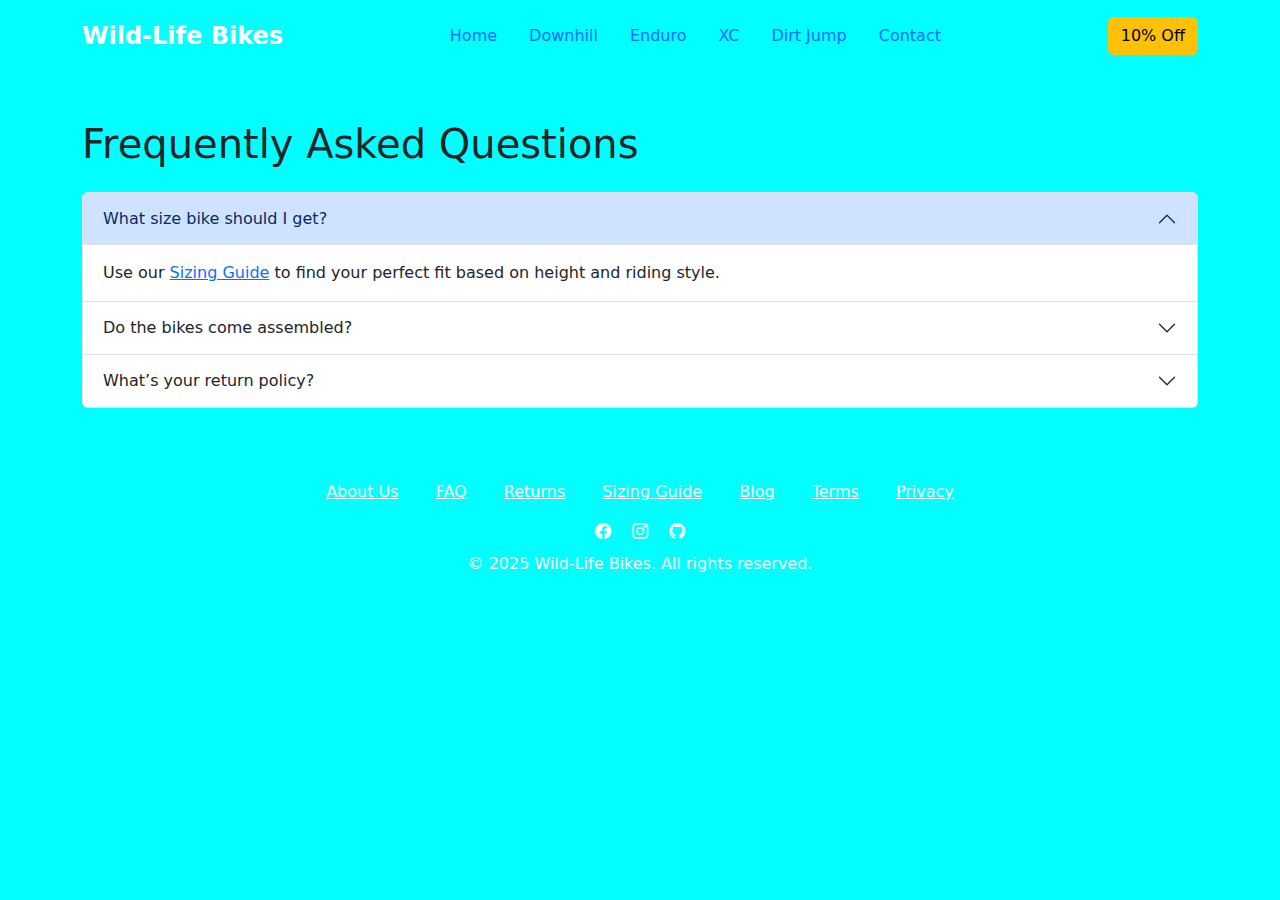
<file: faq.html>
<!DOCTYPE html>
<html lang="en">
<head>
  <meta charset="UTF-8" />
  <meta name="viewport" content="width=device-width, initial-scale=1.0" />
  <link rel="stylesheet" href="https://cdn.jsdelivr.net/npm/bootstrap@5.3.5/dist/css/bootstrap.min.css" />
  <link rel="stylesheet" href="https://cdn.jsdelivr.net/npm/bootstrap-icons@1.11.3/font/bootstrap-icons.css" />
  <link rel="stylesheet" href="./css/styles.css" />
  <title>FAQ - Wild-Life Bikes</title>
</head>
<body>
  <header class="custom-header text-white py-3">
    <div class="container d-flex justify-content-between align-items-center">
      <div class="logo fw-bold fs-4">Wild-Life Bikes</div>
      <nav>
        <ul class="nav">
          <li class="nav-item"><a class="nav-link custom-link" href="index.html">Home</a></li>
          <li class="nav-item"><a class="nav-link custom-link" href="downhill.html">Downhill</a></li>
          <li class="nav-item"><a class="nav-link custom-link" href="enduro.html">Enduro</a></li>
          <li class="nav-item"><a class="nav-link custom-link" href="xc.html">XC</a></li>
          <li class="nav-item"><a class="nav-link custom-link" href="dirtjump.html">Dirt Jump</a></li>
          <li class="nav-item"><a class="nav-link custom-link" href="contact.html">Contact</a></li>
        </ul>
      </nav>
      <button class="btn btn-warning" data-bs-toggle="modal" data-bs-target="#discountModal">10% Off</button>
    </div>
  </header>

  <main class="container py-5">
    <h1 class="mb-4">Frequently Asked Questions</h1>

    <div class="accordion" id="faqAccordion">
      <div class="accordion-item">
        <h2 class="accordion-header" id="faq1-heading">
          <button class="accordion-button" type="button" data-bs-toggle="collapse" data-bs-target="#faq1" aria-expanded="true" aria-controls="faq1">
            What size bike should I get?
          </button>
        </h2>
        <div id="faq1" class="accordion-collapse collapse show" aria-labelledby="faq1-heading">
          <div class="accordion-body">
            Use our <a href="sizing.html">Sizing Guide</a> to find your perfect fit based on height and riding style.
          </div>
        </div>
      </div>

      <div class="accordion-item">
        <h2 class="accordion-header" id="faq2-heading">
          <button class="accordion-button collapsed" type="button" data-bs-toggle="collapse" data-bs-target="#faq2" aria-expanded="false" aria-controls="faq2">
            Do the bikes come assembled?
          </button>
        </h2>
        <div id="faq2" class="accordion-collapse collapse" aria-labelledby="faq2-heading">
          <div class="accordion-body">
            Bikes are shipped 85% assembled. Only minimal tools and time are needed for final setup.
          </div>
        </div>
      </div>

      <div class="accordion-item">
        <h2 class="accordion-header" id="faq3-heading">
          <button class="accordion-button collapsed" type="button" data-bs-toggle="collapse" data-bs-target="#faq3" aria-expanded="false" aria-controls="faq3">
            What’s your return policy?
          </button>
        </h2>
        <div id="faq3" class="accordion-collapse collapse" aria-labelledby="faq3-heading">
          <div class="accordion-body">
            You can return your bike within 30 days in its original condition. See our <a href="returns.html">Returns</a> page for full details.
          </div>
        </div>
      </div>
    </div>
  </main>

  <footer class="custom-footer text-white text-center py-4">
    <div class="container">
      <div class="mb-3">
        <a href="about.html" class="text-white mx-3">About Us</a>
        <a href="faq.html" class="text-white mx-3">FAQ</a>
        <a href="returns.html" class="text-white mx-3">Returns</a>
        <a href="sizing.html" class="text-white mx-3">Sizing Guide</a>
        <a href="blog.html" class="text-white mx-3">Blog</a>
        <a href="terms.html" class="text-white mx-3">Terms</a>
        <a href="privacy.html" class="text-white mx-3">Privacy</a>
      </div>
      <div class="mb-2">
        <a href="https://www.facebook.com/nicholas.wells.90" class="text-white mx-2" target="_blank"><i class="bi bi-facebook"></i></a>
        <a href="https://www.instagram.com/wellsrpo/" class="text-white mx-2" target="_blank"><i class="bi bi-instagram"></i></a>
        <a href="https://github.com/NickWellsR" class="text-white mx-2" target="_blank"><i class="bi bi-github"></i></a>
      </div>
      <p class="mb-0">&copy; 2025 Wild-Life Bikes. All rights reserved.</p>
    </div>
  </footer>

  <!-- Discount Modal -->
  <div class="modal fade" id="discountModal" tabindex="-1" aria-labelledby="discountModalLabel" aria-hidden="true">
    <div class="modal-dialog">
      <div class="modal-content">
        <form id="discountForm">
          <div class="modal-header">
            <h5 class="modal-title" id="discountModalLabel">Get 10% Off</h5>
            <button type="button" class="btn-close" data-bs-dismiss="modal" aria-label="Close"></button>
          </div>
          <div class="modal-body">
            <div class="mb-3">
              <label for="discountName" class="form-label">Name</label>
              <input type="text" class="form-control" id="discountName" required />
            </div>
            <div class="mb-3">
              <label for="discountEmail" class="form-label">Email</label>
              <input type="email" class="form-control" id="discountEmail" required />
            </div>
          </div>
          <div class="modal-footer">
            <button type="submit" class="btn btn-primary">Submit</button>
          </div>
        </form>
      </div>
    </div>
  </div>

  <script src="https://cdn.jsdelivr.net/npm/bootstrap@5.3.5/dist/js/bootstrap.bundle.min.js"></script>
  <script src="./js/script.js"></script>
</body>
</html>
</file>
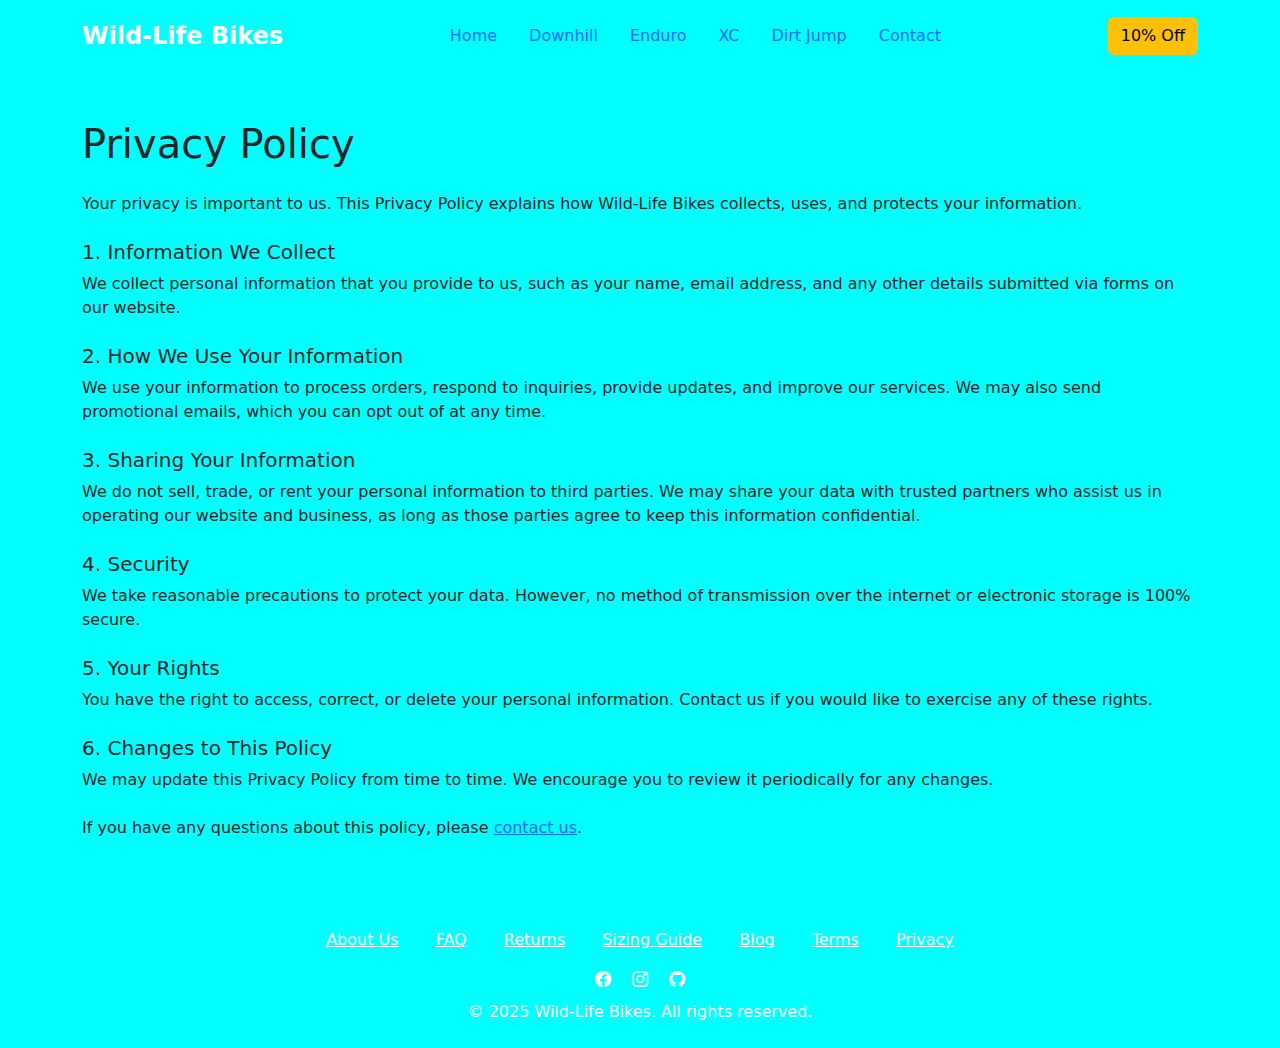
<file: privacy.html>
<!DOCTYPE html>
<html lang="en">
<head>
  <meta charset="UTF-8" />
  <meta name="viewport" content="width=device-width, initial-scale=1.0" />
  <link rel="icon" type="image/x-icon" href="./assets/favicon.ico" />
  <link rel="stylesheet" href="https://cdn.jsdelivr.net/npm/bootstrap@5.3.5/dist/css/bootstrap.min.css" />
  <link rel="stylesheet" href="https://cdn.jsdelivr.net/npm/bootstrap-icons@1.11.3/font/bootstrap-icons.css" />
  <link rel="stylesheet" href="./css/styles.css" />
  <title>Privacy Policy - Wild-Life Bikes</title>
</head>
<body>
  <header class="custom-header text-white py-3">
    <div class="container d-flex justify-content-between align-items-center">
      <div class="logo fw-bold fs-4">Wild-Life Bikes</div>
      <nav>
        <ul class="nav">
          <li class="nav-item"><a class="nav-link custom-link" href="index.html">Home</a></li>
          <li class="nav-item"><a class="nav-link custom-link" href="downhill.html">Downhill</a></li>
          <li class="nav-item"><a class="nav-link custom-link" href="enduro.html">Enduro</a></li>
          <li class="nav-item"><a class="nav-link custom-link" href="xc.html">XC</a></li>
          <li class="nav-item"><a class="nav-link custom-link" href="dirtjump.html">Dirt Jump</a></li>
          <li class="nav-item"><a class="nav-link custom-link" href="contact.html">Contact</a></li>
        </ul>
      </nav>
      <button class="btn btn-warning" data-bs-toggle="modal" data-bs-target="#discountModal">10% Off</button>
    </div>
  </header>

  <main class="container py-5">
    <h1 class="mb-4">Privacy Policy</h1>
    <p>Your privacy is important to us. This Privacy Policy explains how Wild-Life Bikes collects, uses, and protects your information.</p>

    <h5 class="mt-4">1. Information We Collect</h5>
    <p>We collect personal information that you provide to us, such as your name, email address, and any other details submitted via forms on our website.</p>

    <h5 class="mt-4">2. How We Use Your Information</h5>
    <p>We use your information to process orders, respond to inquiries, provide updates, and improve our services. We may also send promotional emails, which you can opt out of at any time.</p>

    <h5 class="mt-4">3. Sharing Your Information</h5>
    <p>We do not sell, trade, or rent your personal information to third parties. We may share your data with trusted partners who assist us in operating our website and business, as long as those parties agree to keep this information confidential.</p>

    <h5 class="mt-4">4. Security</h5>
    <p>We take reasonable precautions to protect your data. However, no method of transmission over the internet or electronic storage is 100% secure.</p>

    <h5 class="mt-4">5. Your Rights</h5>
    <p>You have the right to access, correct, or delete your personal information. Contact us if you would like to exercise any of these rights.</p>

    <h5 class="mt-4">6. Changes to This Policy</h5>
    <p>We may update this Privacy Policy from time to time. We encourage you to review it periodically for any changes.</p>

    <p class="mt-4">If you have any questions about this policy, please <a href="contact.html">contact us</a>.</p>
  </main>

  <footer class="custom-footer text-white text-center py-4">
    <div class="container">
      <div class="mb-3">
        <a href="about.html" class="text-white mx-3">About Us</a>
        <a href="faq.html" class="text-white mx-3">FAQ</a>
        <a href="returns.html" class="text-white mx-3">Returns</a>
        <a href="sizing.html" class="text-white mx-3">Sizing Guide</a>
        <a href="blog.html" class="text-white mx-3">Blog</a>
        <a href="terms.html" class="text-white mx-3">Terms</a>
        <a href="privacy.html" class="text-white mx-3">Privacy</a>
      </div>
      <div class="mb-2">
        <a href="https://www.facebook.com/nicholas.wells.90" class="text-white mx-2" target="_blank"><i class="bi bi-facebook"></i></a>
        <a href="https://www.instagram.com/wellsrpo/" class="text-white mx-2" target="_blank"><i class="bi bi-instagram"></i></a>
        <a href="https://github.com/NickWellsR" class="text-white mx-2" target="_blank"><i class="bi bi-github"></i></a>
      </div>
      <p class="mb-0">&copy; 2025 Wild-Life Bikes. All rights reserved.</p>
    </div>
  </footer>

  <!-- Discount Modal -->
  <div class="modal fade" id="discountModal" tabindex="-1" aria-labelledby="discountModalLabel" aria-hidden="true">
    <div class="modal-dialog">
      <div class="modal-content">
        <form id="discountForm">
          <div class="modal-header">
            <h5 class="modal-title" id="discountModalLabel">Get 10% Off</h5>
            <button type="button" class="btn-close" data-bs-dismiss="modal" aria-label="Close"></button>
          </div>
          <div class="modal-body">
            <div class="mb-3">
              <label for="discountName" class="form-label">Name</label>
              <input type="text" class="form-control" id="discountName" required />
            </div>
            <div class="mb-3">
              <label for="discountEmail" class="form-label">Email</label>
              <input type="email" class="form-control" id="discountEmail" required />
            </div>
          </div>
          <div class="modal-footer">
            <button type="submit" class="btn btn-primary">Submit</button>
          </div>
        </form>
      </div>
    </div>
  </div>

  <script src="https://cdn.jsdelivr.net/npm/bootstrap@5.3.5/dist/js/bootstrap.bundle.min.js"></script>
  <script src="./js/script.js"></script>
</body>
</html>
</file>
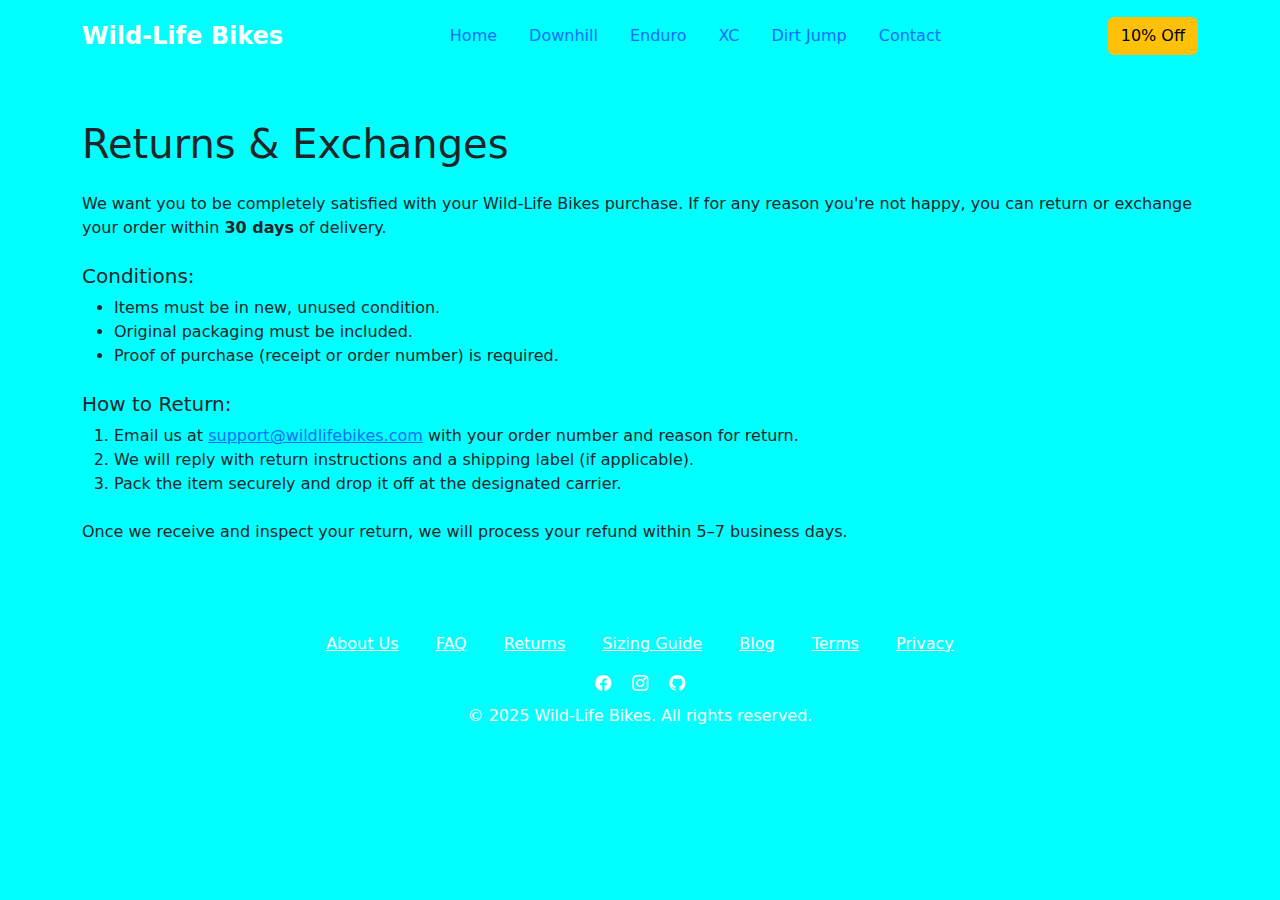
<file: returns.html>
<!DOCTYPE html>
<html lang="en">
<head>
  <meta charset="UTF-8" />
  <meta name="viewport" content="width=device-width, initial-scale=1.0" />
  <link rel="stylesheet" href="https://cdn.jsdelivr.net/npm/bootstrap@5.3.5/dist/css/bootstrap.min.css" />
  <link rel="stylesheet" href="https://cdn.jsdelivr.net/npm/bootstrap-icons@1.11.3/font/bootstrap-icons.css" />
  <link rel="stylesheet" href="./css/styles.css" />
  <title>Returns - Wild-Life Bikes</title>
</head>
<body>
  <header class="custom-header text-white py-3">
    <div class="container d-flex justify-content-between align-items-center">
      <div class="logo fw-bold fs-4">Wild-Life Bikes</div>
      <nav>
        <ul class="nav">
          <li class="nav-item"><a class="nav-link custom-link" href="index.html">Home</a></li>
          <li class="nav-item"><a class="nav-link custom-link" href="downhill.html">Downhill</a></li>
          <li class="nav-item"><a class="nav-link custom-link" href="enduro.html">Enduro</a></li>
          <li class="nav-item"><a class="nav-link custom-link" href="xc.html">XC</a></li>
          <li class="nav-item"><a class="nav-link custom-link" href="dirtjump.html">Dirt Jump</a></li>
          <li class="nav-item"><a class="nav-link custom-link" href="contact.html">Contact</a></li>
        </ul>
      </nav>
      <button class="btn btn-warning" data-bs-toggle="modal" data-bs-target="#discountModal">10% Off</button>
    </div>
  </header>

  <main class="container py-5">
    <h1 class="mb-4">Returns & Exchanges</h1>
    <p>We want you to be completely satisfied with your Wild-Life Bikes purchase. If for any reason you're not happy, you can return or exchange your order within <strong>30 days</strong> of delivery.</p>

    <h5 class="mt-4">Conditions:</h5>
    <ul>
      <li>Items must be in new, unused condition.</li>
      <li>Original packaging must be included.</li>
      <li>Proof of purchase (receipt or order number) is required.</li>
    </ul>

    <h5 class="mt-4">How to Return:</h5>
    <ol>
      <li>Email us at <a href="mailto:support@wildlifebikes.com">support@wildlifebikes.com</a> with your order number and reason for return.</li>
      <li>We will reply with return instructions and a shipping label (if applicable).</li>
      <li>Pack the item securely and drop it off at the designated carrier.</li>
    </ol>

    <p class="mt-4">Once we receive and inspect your return, we will process your refund within 5–7 business days.</p>
  </main>

  <footer class="custom-footer text-white text-center py-4">
    <div class="container">
      <div class="mb-3">
        <a href="about.html" class="text-white mx-3">About Us</a>
        <a href="faq.html" class="text-white mx-3">FAQ</a>
        <a href="returns.html" class="text-white mx-3">Returns</a>
        <a href="sizing.html" class="text-white mx-3">Sizing Guide</a>
        <a href="blog.html" class="text-white mx-3">Blog</a>
        <a href="terms.html" class="text-white mx-3">Terms</a>
        <a href="privacy.html" class="text-white mx-3">Privacy</a>
      </div>
      <div class="mb-2">
        <a href="https://www.facebook.com/nicholas.wells.90" class="text-white mx-2" target="_blank"><i class="bi bi-facebook"></i></a>
        <a href="https://www.instagram.com/wellsrpo/" class="text-white mx-2" target="_blank"><i class="bi bi-instagram"></i></a>
        <a href="https://github.com/NickWellsR" class="text-white mx-2" target="_blank"><i class="bi bi-github"></i></a>
      </div>
      <p class="mb-0">&copy; 2025 Wild-Life Bikes. All rights reserved.</p>
    </div>
  </footer>

  <!-- Discount Modal -->
  <div class="modal fade" id="discountModal" tabindex="-1" aria-labelledby="discountModalLabel" aria-hidden="true">
    <div class="modal-dialog">
      <div class="modal-content">
        <form id="discountForm">
          <div class="modal-header">
            <h5 class="modal-title" id="discountModalLabel">Get 10% Off</h5>
            <button type="button" class="btn-close" data-bs-dismiss="modal" aria-label="Close"></button>
          </div>
          <div class="modal-body">
            <div class="mb-3">
              <label for="discountName" class="form-label">Name</label>
              <input type="text" class="form-control" id="discountName" required />
            </div>
            <div class="mb-3">
              <label for="discountEmail" class="form-label">Email</label>
              <input type="email" class="form-control" id="discountEmail" required />
            </div>
          </div>
          <div class="modal-footer">
            <button type="submit" class="btn btn-primary">Submit</button>
          </div>
        </form>
      </div>
    </div>
  </div>

  <script src="https://cdn.jsdelivr.net/npm/bootstrap@5.3.5/dist/js/bootstrap.bundle.min.js"></script>
  <script src="./js/script.js"></script>
</body>
</html>
</file>
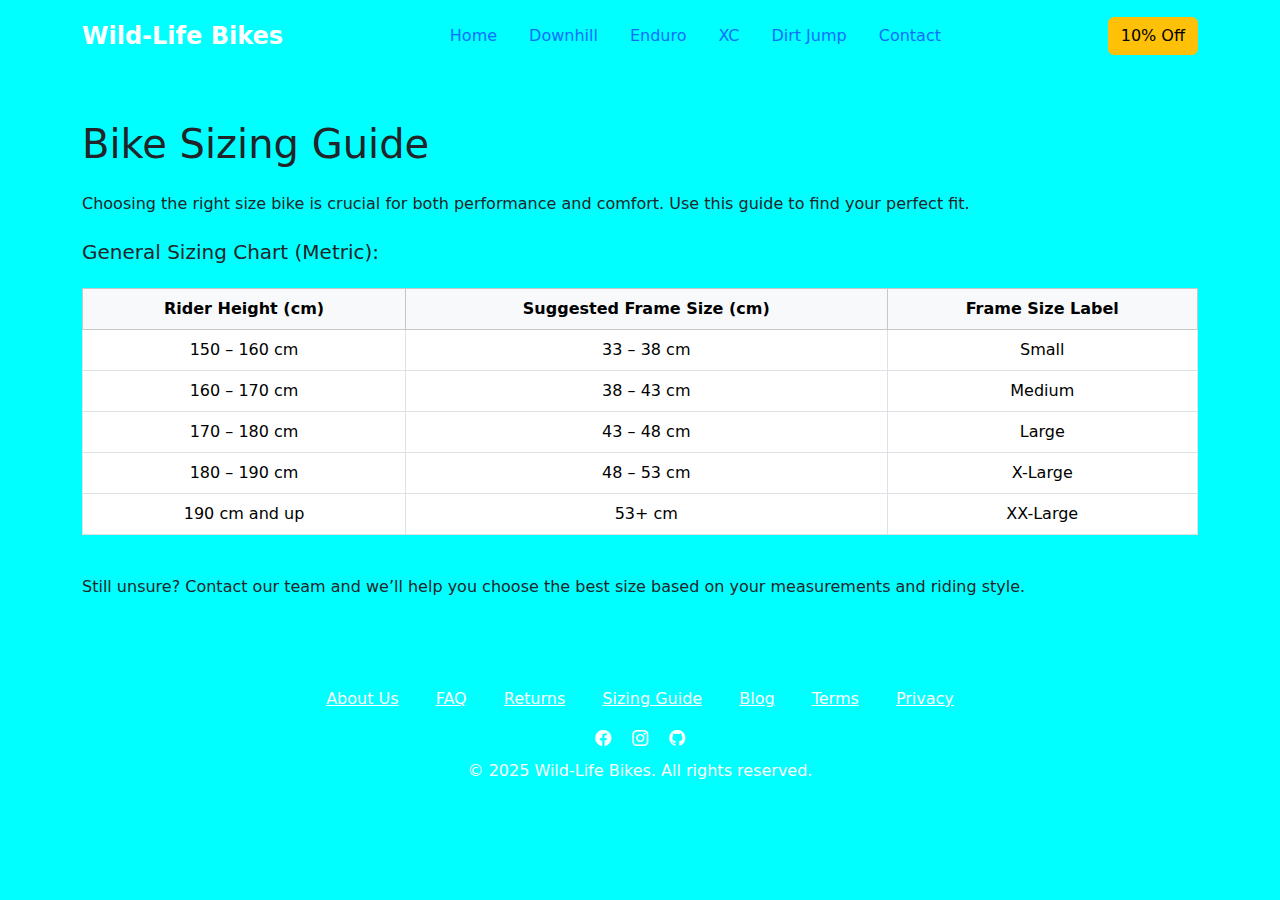
<file: sizing.html>
<!DOCTYPE html>
<html lang="en">
<head>
  <meta charset="UTF-8" />
  <meta name="viewport" content="width=device-width, initial-scale=1.0" />
  <link rel="stylesheet" href="https://cdn.jsdelivr.net/npm/bootstrap@5.3.5/dist/css/bootstrap.min.css" />
  <link rel="stylesheet" href="https://cdn.jsdelivr.net/npm/bootstrap-icons@1.11.3/font/bootstrap-icons.css" />
  <link rel="stylesheet" href="./css/styles.css" />
  <title>Sizing Guide - Wild-Life Bikes</title>
</head>
<body>
  <header class="custom-header text-white py-3">
    <div class="container d-flex justify-content-between align-items-center">
      <div class="logo fw-bold fs-4">Wild-Life Bikes</div>
      <nav>
        <ul class="nav">
          <li class="nav-item"><a class="nav-link custom-link" href="index.html">Home</a></li>
          <li class="nav-item"><a class="nav-link custom-link" href="downhill.html">Downhill</a></li>
          <li class="nav-item"><a class="nav-link custom-link" href="enduro.html">Enduro</a></li>
          <li class="nav-item"><a class="nav-link custom-link" href="xc.html">XC</a></li>
          <li class="nav-item"><a class="nav-link custom-link" href="dirtjump.html">Dirt Jump</a></li>
          <li class="nav-item"><a class="nav-link custom-link" href="contact.html">Contact</a></li>
        </ul>
      </nav>
      <button class="btn btn-warning" data-bs-toggle="modal" data-bs-target="#discountModal">10% Off</button>
    </div>
  </header>

  <main class="container py-5">
    <h1 class="mb-4">Bike Sizing Guide</h1>
    <p>Choosing the right size bike is crucial for both performance and comfort. Use this guide to find your perfect fit.</p>

    <h5 class="mt-4">General Sizing Chart (Metric):</h5>
<div class="table-responsive">
  <table class="table table-bordered text-center mt-3">
    <thead class="table-light">
      <tr>
        <th>Rider Height (cm)</th>
        <th>Suggested Frame Size (cm)</th>
        <th>Frame Size Label</th>
      </tr>
    </thead>
    <tbody>
      <tr>
        <td>150 – 160 cm</td>
        <td>33 – 38 cm</td>
        <td>Small</td>
      </tr>
      <tr>
        <td>160 – 170 cm</td>
        <td>38 – 43 cm</td>
        <td>Medium</td>
      </tr>
      <tr>
        <td>170 – 180 cm</td>
        <td>43 – 48 cm</td>
        <td>Large</td>
      </tr>
      <tr>
        <td>180 – 190 cm</td>
        <td>48 – 53 cm</td>
        <td>X-Large</td>
      </tr>
      <tr>
        <td>190 cm and up</td>
        <td>53+ cm</td>
        <td>XX-Large</td>
      </tr>
    </tbody>
  </table>
</div>


    <p class="mt-4">Still unsure? Contact our team and we’ll help you choose the best size based on your measurements and riding style.</p>
  </main>

  <footer class="custom-footer text-white text-center py-4">
    <div class="container">
      <div class="mb-3">
        <a href="about.html" class="text-white mx-3">About Us</a>
        <a href="faq.html" class="text-white mx-3">FAQ</a>
        <a href="returns.html" class="text-white mx-3">Returns</a>
        <a href="sizing.html" class="text-white mx-3">Sizing Guide</a>
        <a href="blog.html" class="text-white mx-3">Blog</a>
        <a href="terms.html" class="text-white mx-3">Terms</a>
        <a href="privacy.html" class="text-white mx-3">Privacy</a>
      </div>
      <div class="mb-2">
        <a href="https://www.facebook.com/nicholas.wells.90" class="text-white mx-2" target="_blank"><i class="bi bi-facebook"></i></a>
        <a href="https://www.instagram.com/wellsrpo/" class="text-white mx-2" target="_blank"><i class="bi bi-instagram"></i></a>
        <a href="https://github.com/NickWellsR" class="text-white mx-2" target="_blank"><i class="bi bi-github"></i></a>
      </div>
      <p class="mb-0">&copy; 2025 Wild-Life Bikes. All rights reserved.</p>
    </div>
  </footer>

  <!-- Discount Modal -->
  <div class="modal fade" id="discountModal" tabindex="-1" aria-labelledby="discountModalLabel" aria-hidden="true">
    <div class="modal-dialog">
      <div class="modal-content">
        <form id="discountForm">
          <div class="modal-header">
            <h5 class="modal-title" id="discountModalLabel">Get 10% Off</h5>
            <button type="button" class="btn-close" data-bs-dismiss="modal" aria-label="Close"></button>
          </div>
          <div class="modal-body">
            <div class="mb-3">
              <label for="discountName" class="form-label">Name</label>
              <input type="text" class="form-control" id="discountName" required />
            </div>
            <div class="mb-3">
              <label for="discountEmail" class="form-label">Email</label>
              <input type="email" class="form-control" id="discountEmail" required />
            </div>
          </div>
          <div class="modal-footer">
            <button type="submit" class="btn btn-primary">Submit</button>
          </div>
        </form>
      </div>
    </div>
  </div>

  <script src="https://cdn.jsdelivr.net/npm/bootstrap@5.3.5/dist/js/bootstrap.bundle.min.js"></script>
  <script src="./js/script.js"></script>
</body>
</html>
</file>
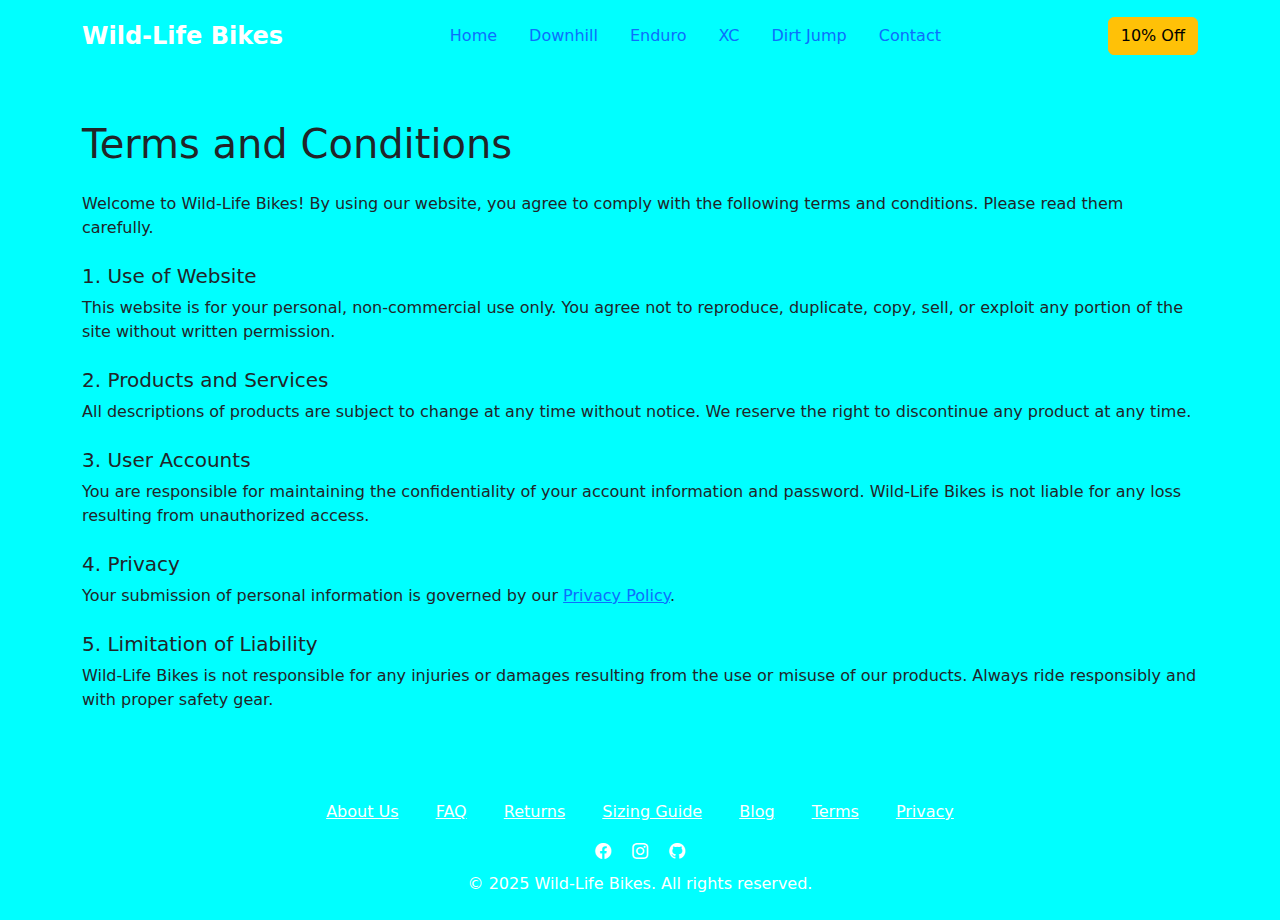
<file: terms.html>
<!DOCTYPE html>
<html lang="en">
<head>
  <meta charset="UTF-8" />
  <meta name="viewport" content="width=device-width, initial-scale=1.0" />
  <link rel="stylesheet" href="https://cdn.jsdelivr.net/npm/bootstrap@5.3.5/dist/css/bootstrap.min.css" />
  <link rel="stylesheet" href="https://cdn.jsdelivr.net/npm/bootstrap-icons@1.11.3/font/bootstrap-icons.css" />
  <link rel="stylesheet" href="./css/styles.css" />
  <title>Terms and Conditions - Wild-Life Bikes</title>
</head>
<body>
  <header class="custom-header text-white py-3">
    <div class="container d-flex justify-content-between align-items-center">
      <div class="logo fw-bold fs-4">Wild-Life Bikes</div>
      <nav>
        <ul class="nav">
          <li class="nav-item"><a class="nav-link custom-link" href="index.html">Home</a></li>
          <li class="nav-item"><a class="nav-link custom-link" href="downhill.html">Downhill</a></li>
          <li class="nav-item"><a class="nav-link custom-link" href="enduro.html">Enduro</a></li>
          <li class="nav-item"><a class="nav-link custom-link" href="xc.html">XC</a></li>
          <li class="nav-item"><a class="nav-link custom-link" href="dirtjump.html">Dirt Jump</a></li>
          <li class="nav-item"><a class="nav-link custom-link" href="contact.html">Contact</a></li>
        </ul>
      </nav>
      <button class="btn btn-warning" data-bs-toggle="modal" data-bs-target="#discountModal">10% Off</button>
    </div>
  </header>

  <main class="container py-5">
    <h1 class="mb-4">Terms and Conditions</h1>
    <p>Welcome to Wild-Life Bikes! By using our website, you agree to comply with the following terms and conditions. Please read them carefully.</p>

    <h5 class="mt-4">1. Use of Website</h5>
    <p>This website is for your personal, non-commercial use only. You agree not to reproduce, duplicate, copy, sell, or exploit any portion of the site without written permission.</p>

    <h5 class="mt-4">2. Products and Services</h5>
    <p>All descriptions of products are subject to change at any time without notice. We reserve the right to discontinue any product at any time.</p>

    <h5 class="mt-4">3. User Accounts</h5>
    <p>You are responsible for maintaining the confidentiality of your account information and password. Wild-Life Bikes is not liable for any loss resulting from unauthorized access.</p>

    <h5 class="mt-4">4. Privacy</h5>
    <p>Your submission of personal information is governed by our <a href="privacy.html">Privacy Policy</a>.</p>

    <h5 class="mt-4">5. Limitation of Liability</h5>
    <p>Wild-Life Bikes is not responsible for any injuries or damages resulting from the use or misuse of our products. Always ride responsibly and with proper safety gear.</p>
  </main>

  <footer class="custom-footer text-white text-center py-4">
    <div class="container">
      <div class="mb-3">
        <a href="about.html" class="text-white mx-3">About Us</a>
        <a href="faq.html" class="text-white mx-3">FAQ</a>
        <a href="returns.html" class="text-white mx-3">Returns</a>
        <a href="sizing.html" class="text-white mx-3">Sizing Guide</a>
        <a href="blog.html" class="text-white mx-3">Blog</a>
        <a href="terms.html" class="text-white mx-3">Terms</a>
        <a href="privacy.html" class="text-white mx-3">Privacy</a>
      </div>
      <div class="mb-2">
        <a href="https://www.facebook.com/nicholas.wells.90" class="text-white mx-2" target="_blank"><i class="bi bi-facebook"></i></a>
        <a href="https://www.instagram.com/wellsrpo/" class="text-white mx-2" target="_blank"><i class="bi bi-instagram"></i></a>
        <a href="https://github.com/NickWellsR" class="text-white mx-2" target="_blank"><i class="bi bi-github"></i></a>
      </div>
      <p class="mb-0">&copy; 2025 Wild-Life Bikes. All rights reserved.</p>
    </div>
  </footer>

  <!-- Discount Modal -->
  <div class="modal fade" id="discountModal" tabindex="-1" aria-labelledby="discountModalLabel" aria-hidden="true">
    <div class="modal-dialog">
      <div class="modal-content">
        <form id="discountForm">
          <div class="modal-header">
            <h5 class="modal-title" id="discountModalLabel">Get 10% Off</h5>
            <button type="button" class="btn-close" data-bs-dismiss="modal" aria-label="Close"></button>
          </div>
          <div class="modal-body">
            <div class="mb-3">
              <label for="discountName" class="form-label">Name</label>
              <input type="text" class="form-control" id="discountName" required />
            </div>
            <div class="mb-3">
              <label for="discountEmail" class="form-label">Email</label>
              <input type="email" class="form-control" id="discountEmail" required />
            </div>
          </div>
          <div class="modal-footer">
            <button type="submit" class="btn btn-primary">Submit</button>
          </div>
        </form>
      </div>
    </div>
  </div>

  <script src="https://cdn.jsdelivr.net/npm/bootstrap@5.3.5/dist/js/bootstrap.bundle.min.js"></script>
  <script src="./js/script.js"></script>
</body>
</html>
</file>
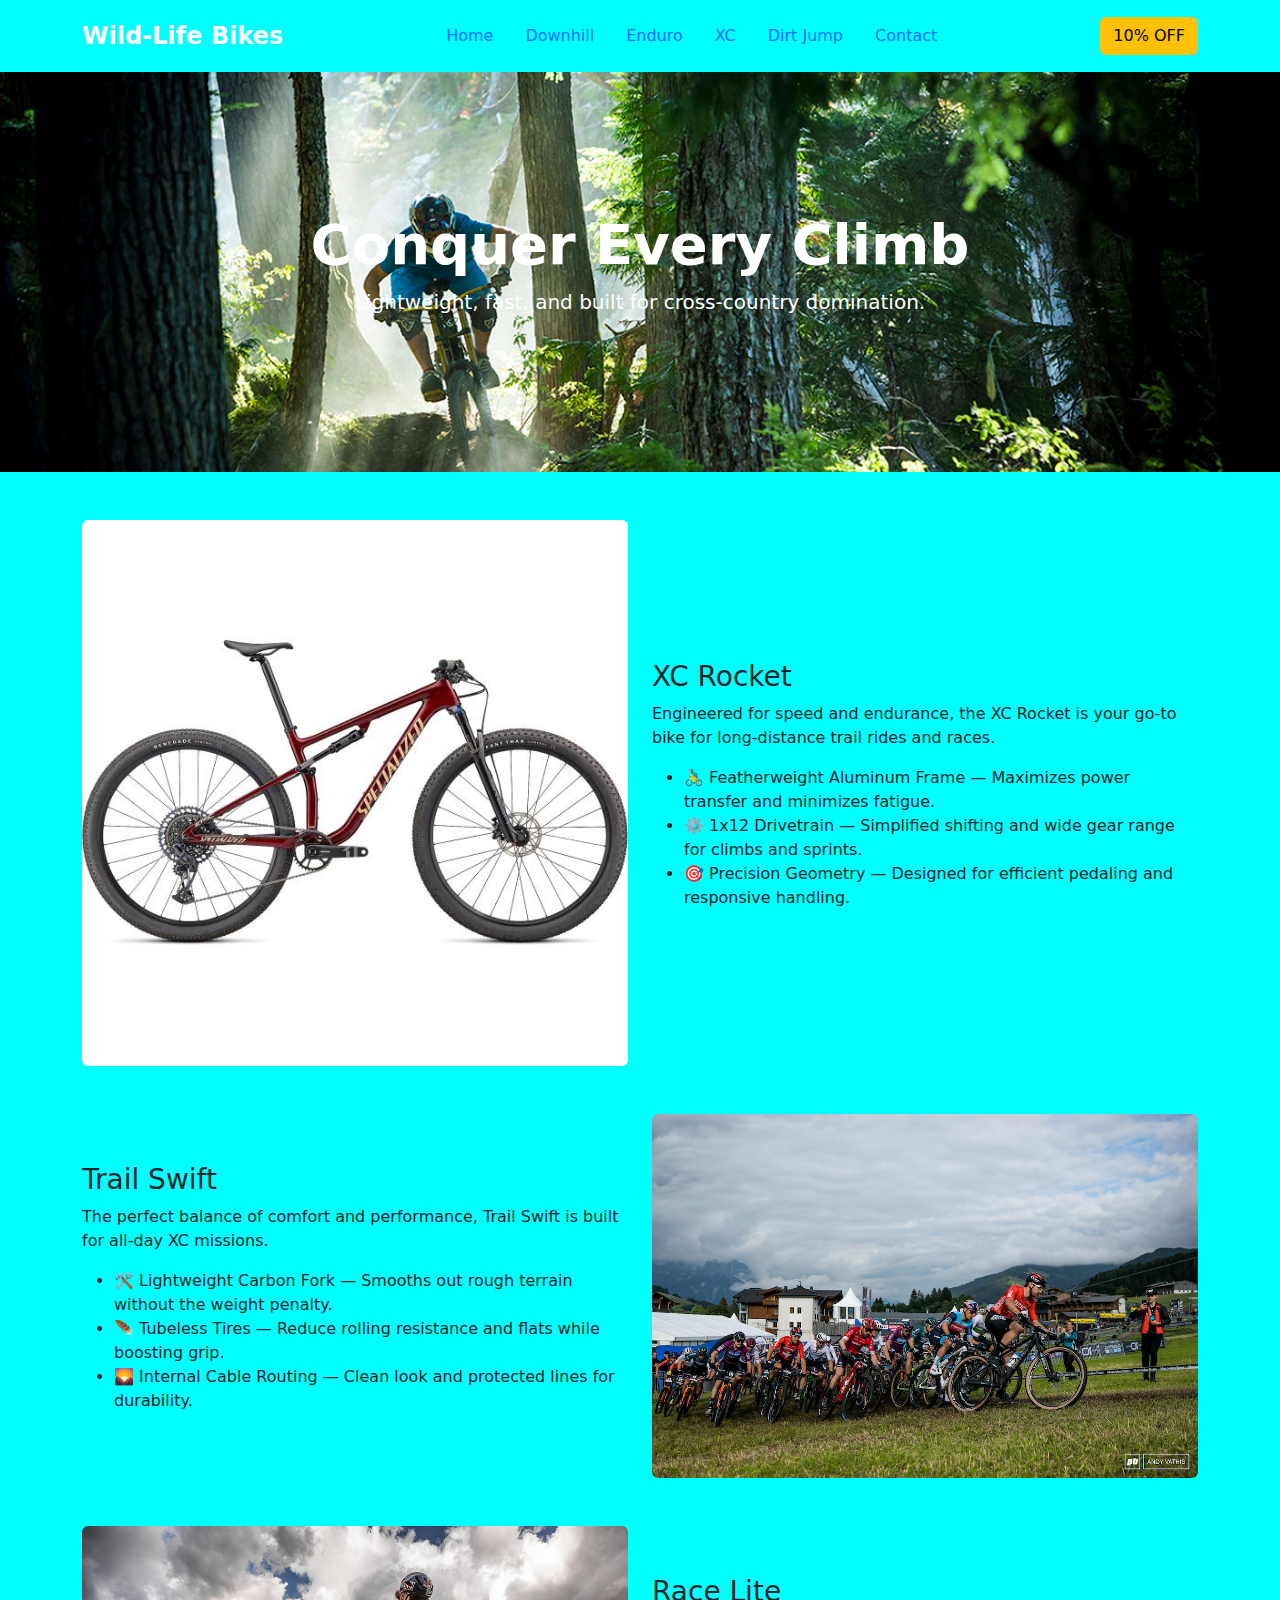
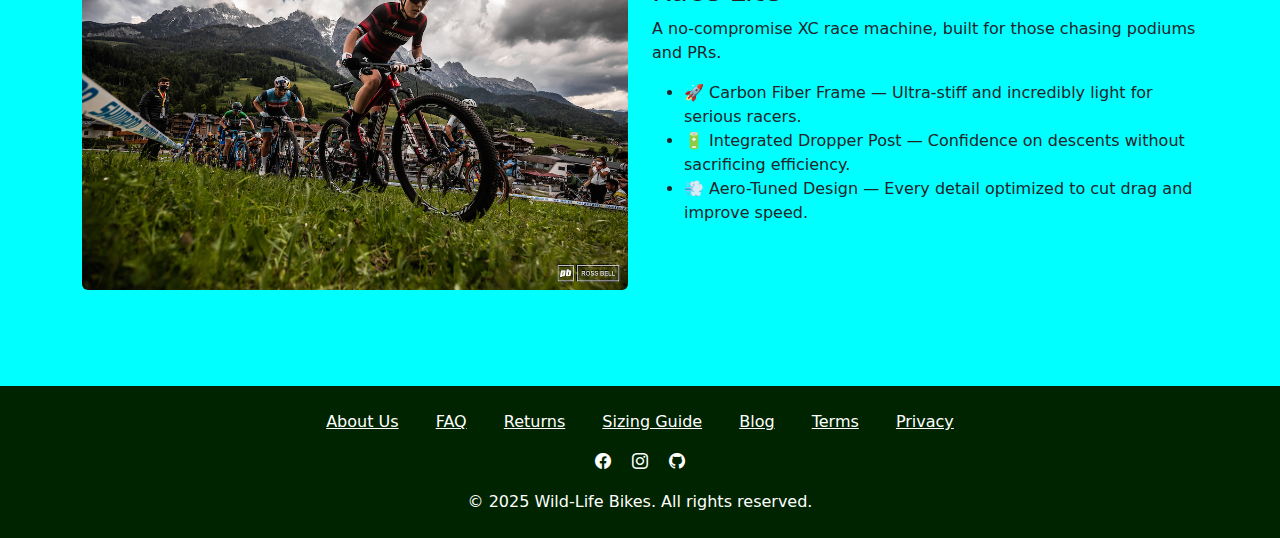
<file: xc.html>
<!DOCTYPE html>
<html lang="en">
<head>
  <meta charset="UTF-8" />
  <meta name="viewport" content="width=device-width, initial-scale=1.0" />
  <link rel="stylesheet" href="https://cdn.jsdelivr.net/npm/bootstrap@5.3.5/dist/css/bootstrap.min.css" />
  <link rel="stylesheet" href="https://cdn.jsdelivr.net/npm/bootstrap-icons@1.11.3/font/bootstrap-icons.css" />
  <link rel="stylesheet" href="./css/styles.css" />
  <title>Wild-Life Bikes - XC</title>
</head>
<body>
  <header class="custom-header text-white py-3">
    <div class="container d-flex justify-content-between align-items-center">
      <div class="logo fw-bold fs-4">Wild-Life Bikes</div>
      <nav>
        <ul class="nav">
          <li class="nav-item"><a class="nav-link custom-link" href="index.html">Home</a></li>
          <li class="nav-item"><a class="nav-link custom-link" href="downhill.html">Downhill</a></li>
          <li class="nav-item"><a class="nav-link custom-link" href="enduro.html">Enduro</a></li>
          <li class="nav-item"><a class="nav-link custom-link" href="xc.html">XC</a></li>
          <li class="nav-item"><a class="nav-link custom-link" href="dirtjump.html">Dirt Jump</a></li>
          <li class="nav-item"><a class="nav-link custom-link" href="contact.html">Contact</a></li>
        </ul>
      </nav>
      <button class="btn btn-warning" data-bs-toggle="modal" data-bs-target="#discountModal">10% OFF</button>
    </div>
  </header>

  <section class="hero text-white text-center d-flex align-items-center" style="background-image: url('./assets/hero.jpg'); height: 400px; background-size: cover; background-position: center;">
    <div class="container">
      <h1 class="display-4 fw-bold">Conquer Every Climb</h1>
      <p class="lead">Lightweight, fast, and built for cross-country domination.</p>
    </div>
  </section>

  <section class="container py-5">
    <!-- First row: Image left, text right -->
    <div class="row align-items-center mb-5">
      <div class="col-md-6">
        <img src="./assets/bike3.png" class="img-fluid rounded" alt="XC Rocket">
      </div>
      <div class="col-md-6">
        <h3>XC Rocket</h3>
        <p>Engineered for speed and endurance, the XC Rocket is your go-to bike for long-distance trail rides and races.</p>
        <ul>
          <li>🚴‍♂️ Featherweight Aluminum Frame — Maximizes power transfer and minimizes fatigue.</li>
          <li>⚙️ 1x12 Drivetrain — Simplified shifting and wide gear range for climbs and sprints.</li>
          <li>🎯 Precision Geometry — Designed for efficient pedaling and responsive handling.</li>
        </ul>
      </div>
    </div>

    <!-- Second row: Text left, image right -->
    <div class="row align-items-center mb-5 flex-md-row-reverse">
      <div class="col-md-6">
        <img src="./assets/xc-bike2.png" class="img-fluid rounded" alt="Trail Swift">
      </div>
      <div class="col-md-6">
        <h3>Trail Swift</h3>
        <p>The perfect balance of comfort and performance, Trail Swift is built for all-day XC missions.</p>
        <ul>
          <li>🛠️ Lightweight Carbon Fork — Smooths out rough terrain without the weight penalty.</li>
          <li>🪶 Tubeless Tires — Reduce rolling resistance and flats while boosting grip.</li>
          <li>🌄 Internal Cable Routing — Clean look and protected lines for durability.</li>
        </ul>
      </div>
    </div>

    <!-- Third row: Image left, text right -->
    <div class="row align-items-center mb-5">
      <div class="col-md-6">
        <img src="./assets/xc-feature.png" class="img-fluid rounded" alt="Race Lite">
      </div>
      <div class="col-md-6">
        <h3>Race Lite</h3>
        <p>A no-compromise XC race machine, built for those chasing podiums and PRs.</p>
        <ul>
          <li>🚀 Carbon Fiber Frame — Ultra-stiff and incredibly light for serious racers.</li>
          <li>🔋 Integrated Dropper Post — Confidence on descents without sacrificing efficiency.</li>
          <li>💨 Aero-Tuned Design — Every detail optimized to cut drag and improve speed.</li>
        </ul>
      </div>
    </div>
  </section>

  <footer class="custom-footer text-white text-center py-4" style="background-color: #002400;">
    <div class="container">
      <!-- Navigation Links -->
      <div class="mb-3">
        <a href="about.html" class="text-white mx-3">About Us</a>
        <a href="faq.html" class="text-white mx-3">FAQ</a>
        <a href="returns.html" class="text-white mx-3">Returns</a>
        <a href="sizing.html" class="text-white mx-3">Sizing Guide</a>
        <a href="blog.html" class="text-white mx-3">Blog</a>
        <a href="terms.html" class="text-white mx-3">Terms</a>
        <a href="privacy.html" class="text-white mx-3">Privacy</a>
      </div>
  
      <!-- Social Icons -->
      <div class="mb-3">
        <a href="https://www.facebook.com/nicholas.wells.90" class="text-white mx-2" target="_blank"><i class="bi bi-facebook"></i></a>
        <a href="https://www.instagram.com/wellsrpo/" class="text-white mx-2" target="_blank"><i class="bi bi-instagram"></i></a>
        <a href="https://github.com/NickWellsR" class="text-white mx-2" target="_blank"><i class="bi bi-github"></i></a>
      </div>
  
      <!-- Copyright -->
      <p class="mb-0">&copy; 2025 Wild-Life Bikes. All rights reserved.</p>
    </div>
  </footer>

  <div class="modal fade" id="discountModal" tabindex="-1" aria-labelledby="discountModalLabel" aria-hidden="true">
    <div class="modal-dialog">
      <div class="modal-content">
        <form id="discountForm">
          <div class="modal-header">
            <h5 class="modal-title" id="discountModalLabel">Get 10% OFF</h5>
            <button type="button" class="btn-close" data-bs-dismiss="modal" aria-label="Close"></button>
          </div>
          <div class="modal-body">
            <p>Enter your name and email to receive your discount code:</p>
            <div class="mb-3">
              <label for="discountName" class="form-label">Name</label>
              <input type="text" class="form-control" id="discountName" required>
            </div>
            <div class="mb-3">
              <label for="discountEmail" class="form-label">Email</label>
              <input type="email" class="form-control" id="discountEmail" required>
            </div>
          </div>
          <div class="modal-footer">
            <button type="submit" class="btn btn-success">Claim Discount</button>
          </div>
        </form>
      </div>
    </div>
  </div>
  

  <script src="https://cdn.jsdelivr.net/npm/bootstrap@5.3.5/dist/js/bootstrap.bundle.min.js"></script>
  <script src="./js/script.js"></script>
</body>
</html>
</file>
<file: css/styles.css>
body{
    background-color: aqua;
}
</file>
